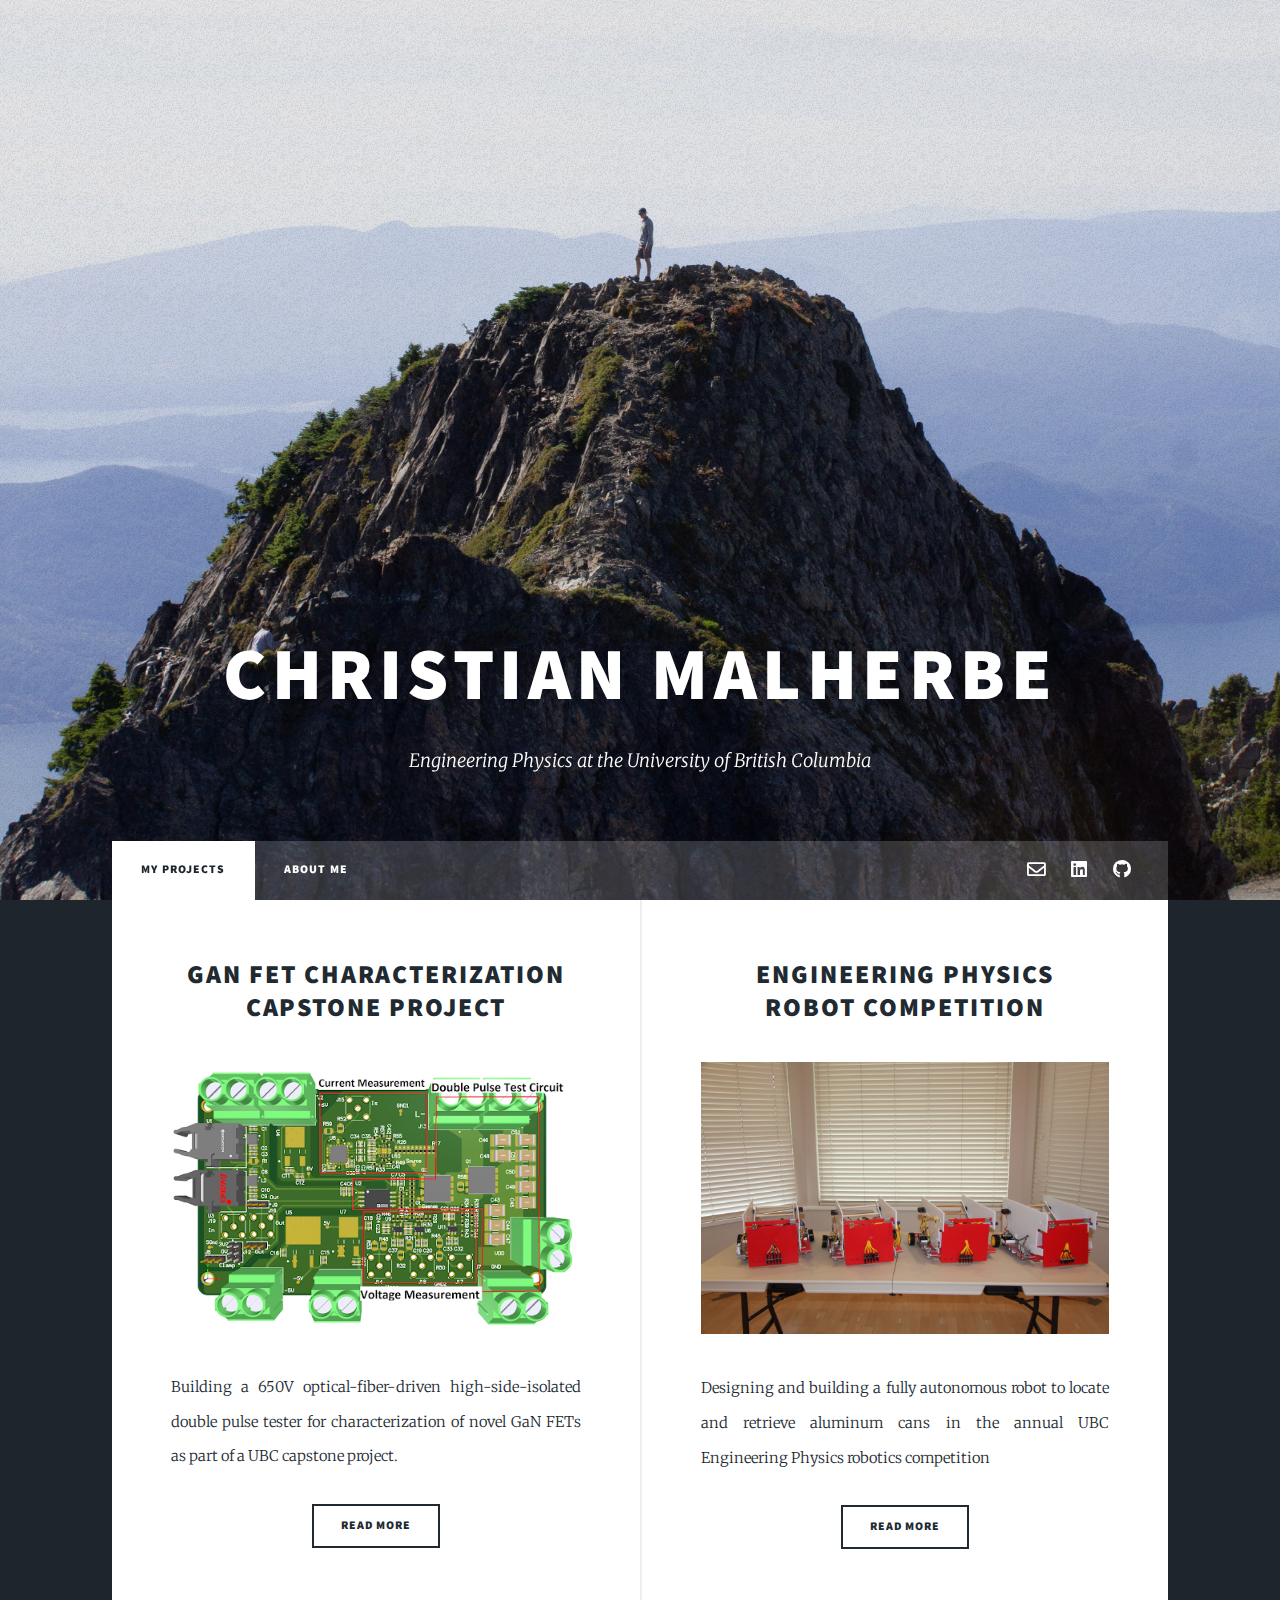
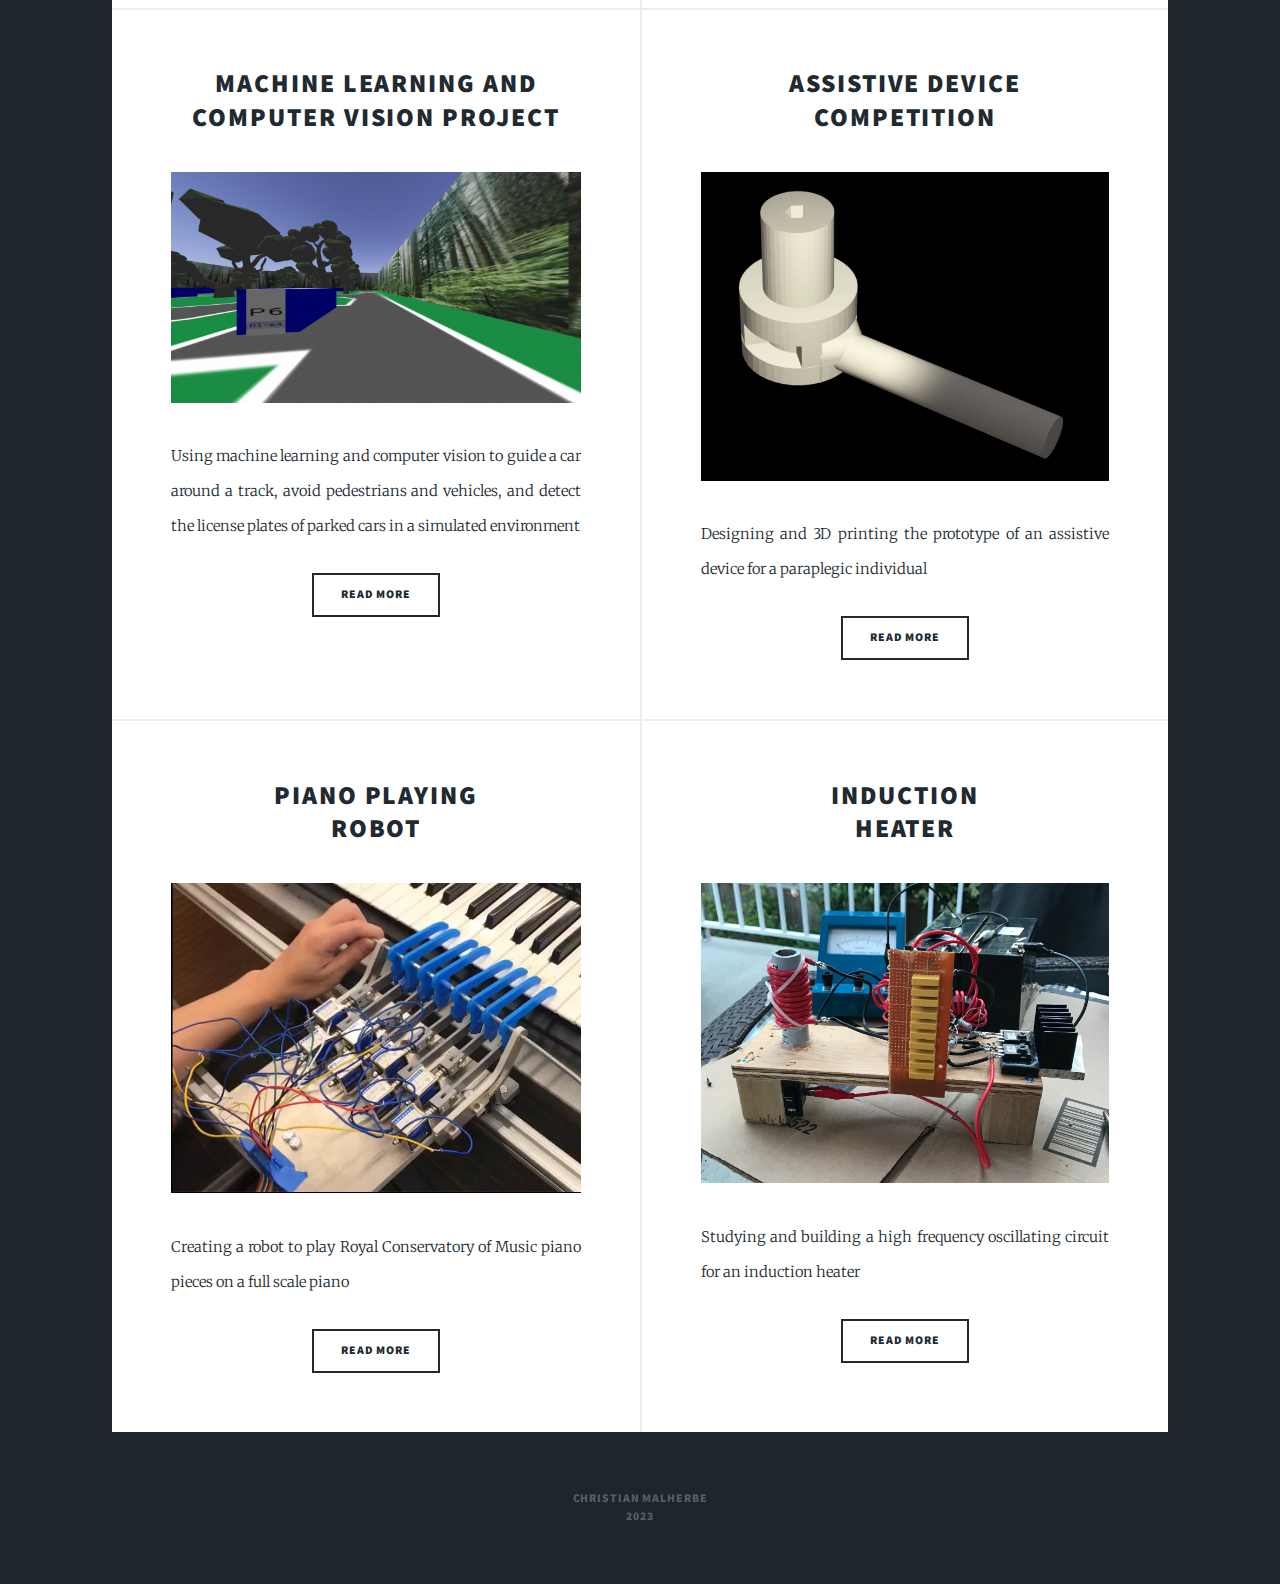
<file: index.html>
<!DOCTYPE HTML>
<!--
	Christian Malherbe's personal portfolio
-->
<html>
	<head>
		<title>Christian Malherbe</title>
		<meta charset="utf-8" />
		<meta name="viewport" content="width=device-width, initial-scale=1, user-scalable=no" />
		<link rel="stylesheet" href="assets/css/main.css" />
		<noscript><link rel="stylesheet" href="assets/css/noscript.css" /></noscript>
	</head>
	<body class="is-preload">

		<!-- Wrapper -->
			<div id="wrapper" class="fade-in">

				<!-- Intro -->
					<div id="intro">
						<h1>Christian Malherbe</h1>

						<p>Engineering Physics at the University of British Columbia</p>
						
					</div>

				<!-- Nav -->
					<nav id="nav">
						<ul class="links">
							<li class="active"><a href="index.html">My Projects</a></li>
							<li><a href="about.html">About Me</a></li>
							
						</ul>
						<ul class="icons">

							<li><a href="mailto: christian.david.malherbe@gmail.com" target="_blank" class="icon fa-envelope"><span class="label"></span></a></li>
							<li><a href="https://www.linkedin.com/in/christianmalherbe/" target="_blank" class="icon brands fa-linkedin"><span class="label">linkedin</span></a></li>
							<li><a href="https://github.com/ChristianMalherbe" target="_blank" class="icon brands fa-github"><span class="label">GitHub</span></a></li>
						</ul>
					</nav>

				<!-- Main -->
					<div id="main">

						<!-- Posts -->
							<section class="posts">
								<article>
									<header>
										<h2><a href="ENPH 459.html">GaN FET Characterization<br />
										Capstone Project</a></h2>
									</header>
									<a href="ENPH 459.html" class="image fit"><img src="images/DPT PCB Model.png" alt="" /></a>
									<p> Building a 650V optical-fiber-driven high-side-isolated double pulse tester for characterization of novel GaN FETs as part of a UBC capstone project.</p>
									<ul class="actions special">
										<li><a href="ENPH 459.html" class="button">Read more</a></li>
									</ul>
								</article>
								<article>
									<header>
										<h2><a href="Robot.html">Engineering Physics<br />
										Robot Competition</a></h2>
									</header>
									<a href="Robot.html" class="image fit"><img src="images/Robots.jpg" alt="" /></a>
									<p>Designing and building a fully autonomous robot to locate and retrieve aluminum cans in the annual UBC Engineering Physics robotics competition</p>
									<ul class="actions special">
										<li><a href="Robot.html" class="button">Read more</a></li>
									</ul>
								</article>
								<article>
									<header>
										<h2><a href="ENPH 353.html">Machine Learning and<br />
										Computer Vision Project</a></h2>
									</header>
									<a href="ENPH 353.html" class="image fit"><img src="images/road.jpg" alt="" /></a>
									<p>Using machine learning and computer vision to guide a car around a track, avoid pedestrians and vehicles, and detect the license plates of parked cars in a simulated environment</p>
									<ul class="actions special">
										<li><a href="ENPH 353.html" class="button">Read More</a></li>
									</ul>
								</article>
								<article>
									<header>
										
										<h2><a href="Assistive Device.html">Assistive Device<br />
										Competition</a></h2>
									</header>
									<a href="Assistive Device.html" class="image fit"><img src="images/Rod.png" alt="" /></a>
									<p>Designing and 3D printing the prototype of an assistive device for a paraplegic individual</p>
									<ul class="actions special">
										<li><a href="Assistive Device.html" class="button">Read More</a></li>
									</ul>
								</article>

								<article>
									<header>
										<h2><a href="PianoBot.html">Piano Playing<br />
										Robot</a></h2>
									</header>
									<a href="PianoBot.html" class="image fit"><img src="images/Pianobot.jpg" alt="" /></a>
									<p>Creating a robot to play Royal Conservatory of Music piano pieces on a full scale piano</p>
									<ul class="actions special">
										<li><a href="PianoBot.html" class="button">Read More</a></li>
									</ul>
								</article>

								<article>
									<header>
										<h2><a href="Induction Heater.html">Induction<br />
										Heater</a></h2>
									</header>
									<a href="Induction Heater.html" class="image fit"><img src="images/Heater.jpg" alt="" /></a>
									<p>Studying and building a high frequency oscillating circuit for an induction heater</p>
									<ul class="actions special">
										<li><a href="Induction Heater.html" class="button">Read More</a></li>
									</ul>
								</article>
								
								
							</section>
					</div>

				

				<!-- Name -->
				<div id="copyright">
					Christian Malherbe <br>
					2023
				</div>

				

			</div>

		<!-- Scripts -->
			<script src="assets/js/jquery.min.js"></script>
			<script src="assets/js/jquery.scrollex.min.js"></script>
			<script src="assets/js/jquery.scrolly.min.js"></script>
			<script src="assets/js/browser.min.js"></script>
			<script src="assets/js/breakpoints.min.js"></script>
			<script src="assets/js/util.js"></script>
			<script src="assets/js/main.js"></script>

	</body>
</html>
</file>
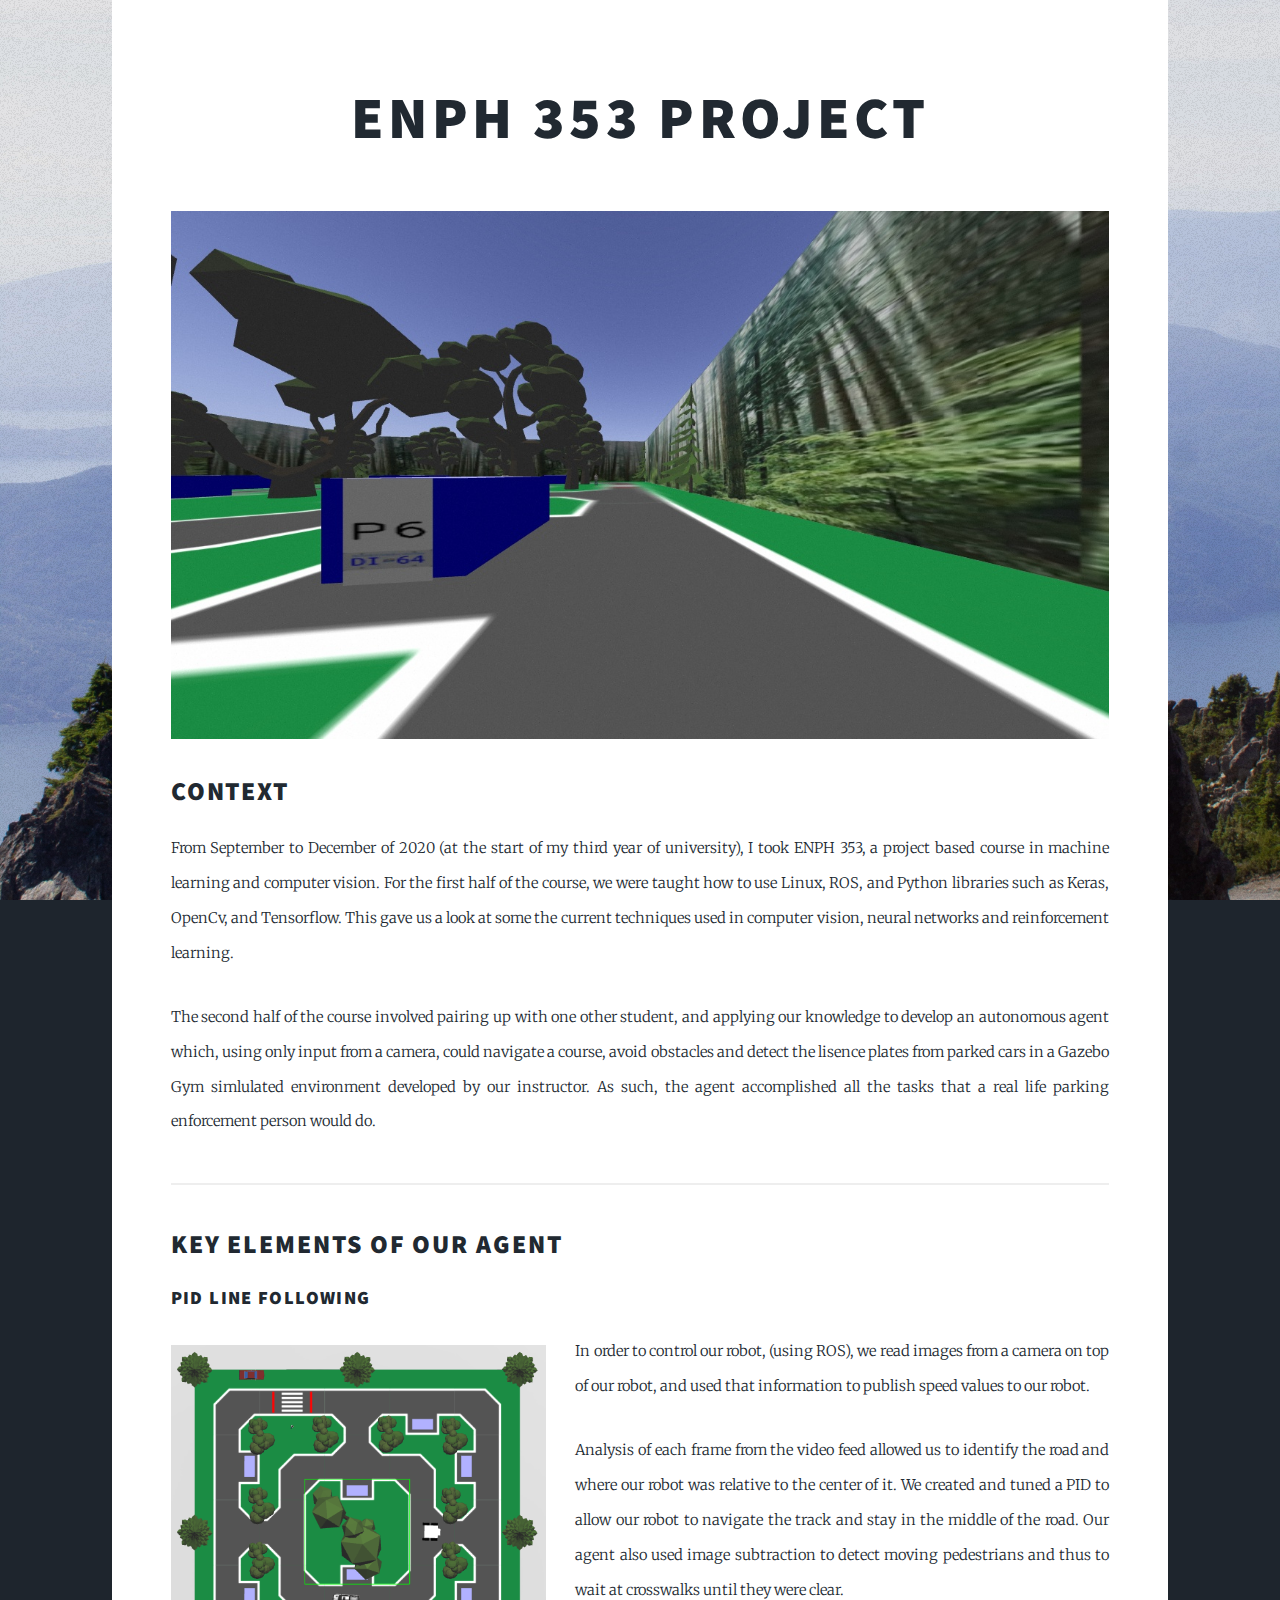
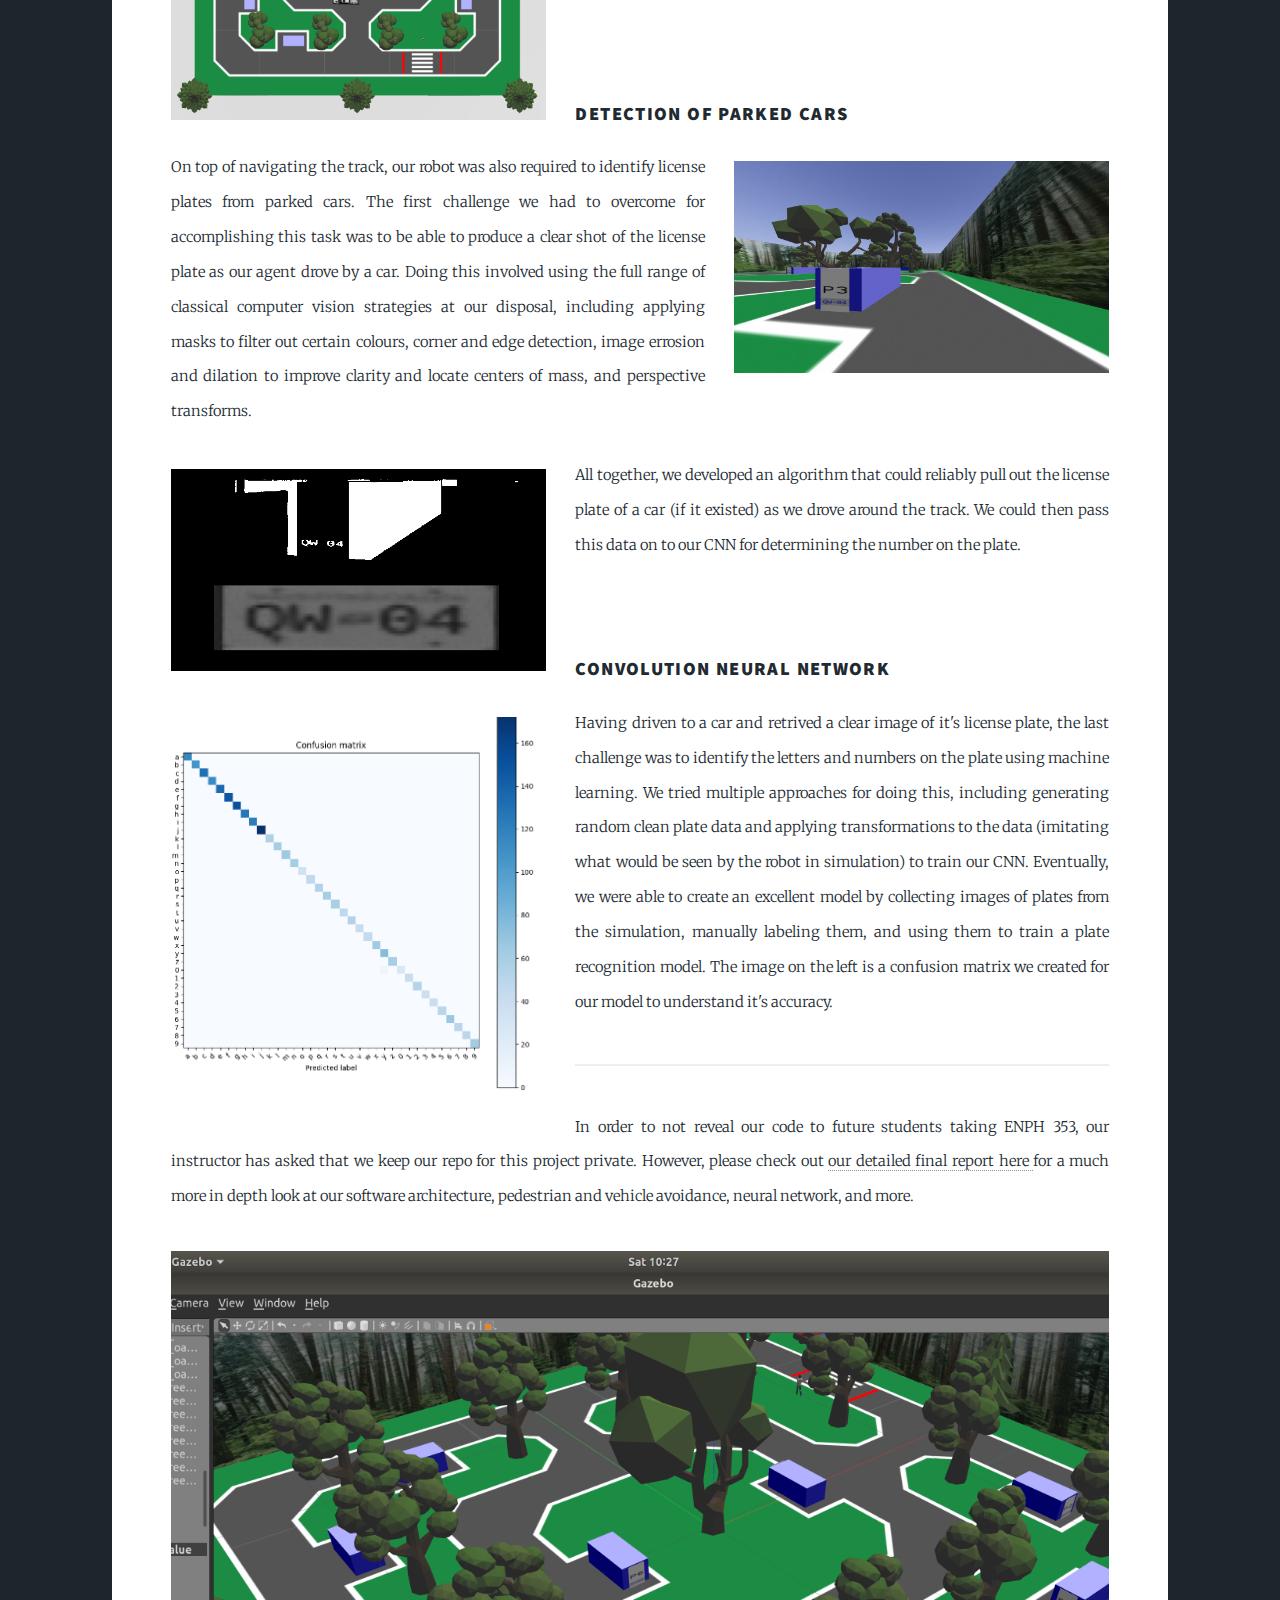
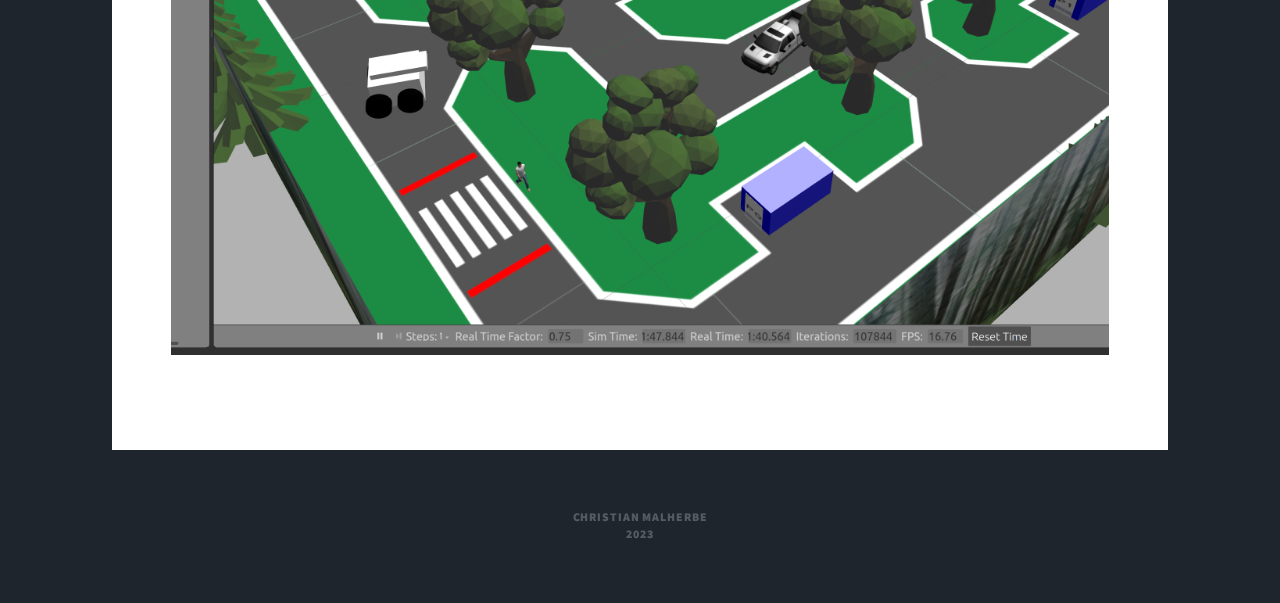
<file: ENPH 353.html>
<!DOCTYPE HTML>
<!--
	ENPH 353 Machine Learning and Computer Vision Project course
-->
<html>
	<head>
		<title>ENPH 353</title>
		<meta charset="utf-8" />
		<meta name="viewport" content="width=device-width, initial-scale=1, user-scalable=no" />
		<link rel="stylesheet" href="assets/css/main.css" />
		<noscript><link rel="stylesheet" href="assets/css/noscript.css" /></noscript>
	</head>
	<body class="is-preload">

		<!-- Wrapper -->
			<div id="wrapper">

				

				<!-- Main -->
					<div id="main">

						<!-- Post -->
							<section class="post">
								<header class="major">
									<h1>ENPH 353 Project</h1>
								</header>
								<div class="image fit"><img src="images/road.jpg" alt="" /></div>



								<!-- Context -->
									<h2>Context</h2>
									<p>From September to December of 2020 (at the start of my third year of university), I took ENPH 353, a project based course in machine learning and computer vision. For the first half of the course, we were taught how to use Linux, ROS, and Python libraries such as Keras, OpenCv, and Tensorflow. This gave us a look at some the current techniques used in computer vision, neural networks and reinforcement learning.</p>
									<p>The second half of the course involved pairing up with one other student, and applying our knowledge to develop an autonomous agent which, using only input from a camera, could navigate a course, avoid obstacles and detect the lisence plates from parked cars in a Gazebo Gym simlulated environment developed by our instructor. As such, the agent accomplished all the tasks that a real life parking enforcement person would do. </p>
									<p></p>
									<hr />

								<!-- Key elements -->
									<h2>Key elements of our agent</h2>
									

									<h3>PID Line Following</h3>
									<p><span class="image left"><img src="images/353.png" alt="" /></span> In order to control our robot, (using ROS), we read images from a camera on top of our robot, and used that information to publish speed values to our robot. </p>
									<p>Analysis of each frame from the video feed allowed us to identify the road and where our robot was relative to the center of it. We created and tuned a PID to allow our robot to navigate the track and stay in the middle of the road. Our agent also used image subtraction to detect moving pedestrians and thus to wait at crosswalks until they were clear. <br/></p>
									<p><br/></p>
									
									<h3>Detection of parked cars</h3>
									<p><span class="image right"><img src="images/Car.jpg" alt="" /></span>On top of navigating the track, our robot was also required to identify license plates from parked cars. The first challenge we had to overcome for accomplishing this task was to be able to produce a clear shot of the license plate as our agent drove by a car. Doing this involved using the full range of classical computer vision strategies at our disposal, including applying masks to filter out certain colours, corner and edge detection, image errosion and dilation to improve clarity and locate centers of mass, and perspective transforms.  </p>
									
									<p><span class="image left"><img src="images/Masked with Plate.png" alt="" /></span> All together, we developed an algorithm that could reliably pull out the license plate of a car (if it existed) as we drove around the track. We could then pass this data on to our CNN for determining the number on the plate.</p>
									<p><br/></p>
									<h3>Convolution neural network</h3>
									<p><span class="image left"><img src="images/confusion_matrix.png" alt="" /></span> Having driven to a car and retrived a clear image of it's license plate, the last challenge was to identify the letters and numbers on the plate using machine learning. We tried multiple approaches for doing this, including generating random clean plate data and applying transformations to the data (imitating what would be seen by the robot in simulation) to train our CNN. Eventually, we were able to create an excellent model by collecting images of plates from the simulation, manually labeling them, and using them to train a plate recognition model. The image on the left is a confusion matrix we created for our model to understand it's accuracy. </p>
									
									<hr />

									<p>In order to not reveal our code to future students taking ENPH 353, our instructor has asked that we keep our repo for this project private. However, please check out  <a href="ENPH353 Final Report.pdf" target="_blank"> our detailed final report here </a> for a much more in depth look at our software architecture, pedestrian and vehicle avoidance, neural network, and more.</p>

									<div class="image fit"><img src="images/353_corner_view.png" alt="" /></div>
									
							</section>

					</div>

				

				<!-- Copyright -->
					<div id="copyright">
						Christian Malherbe <br>
						2023
					</div>

			</div>

		<!-- Scripts -->
			<script src="assets/js/jquery.min.js"></script>
			<script src="assets/js/jquery.scrollex.min.js"></script>
			<script src="assets/js/jquery.scrolly.min.js"></script>
			<script src="assets/js/browser.min.js"></script>
			<script src="assets/js/breakpoints.min.js"></script>
			<script src="assets/js/util.js"></script>
			<script src="assets/js/main.js"></script>

	</body>
</html>
</file>
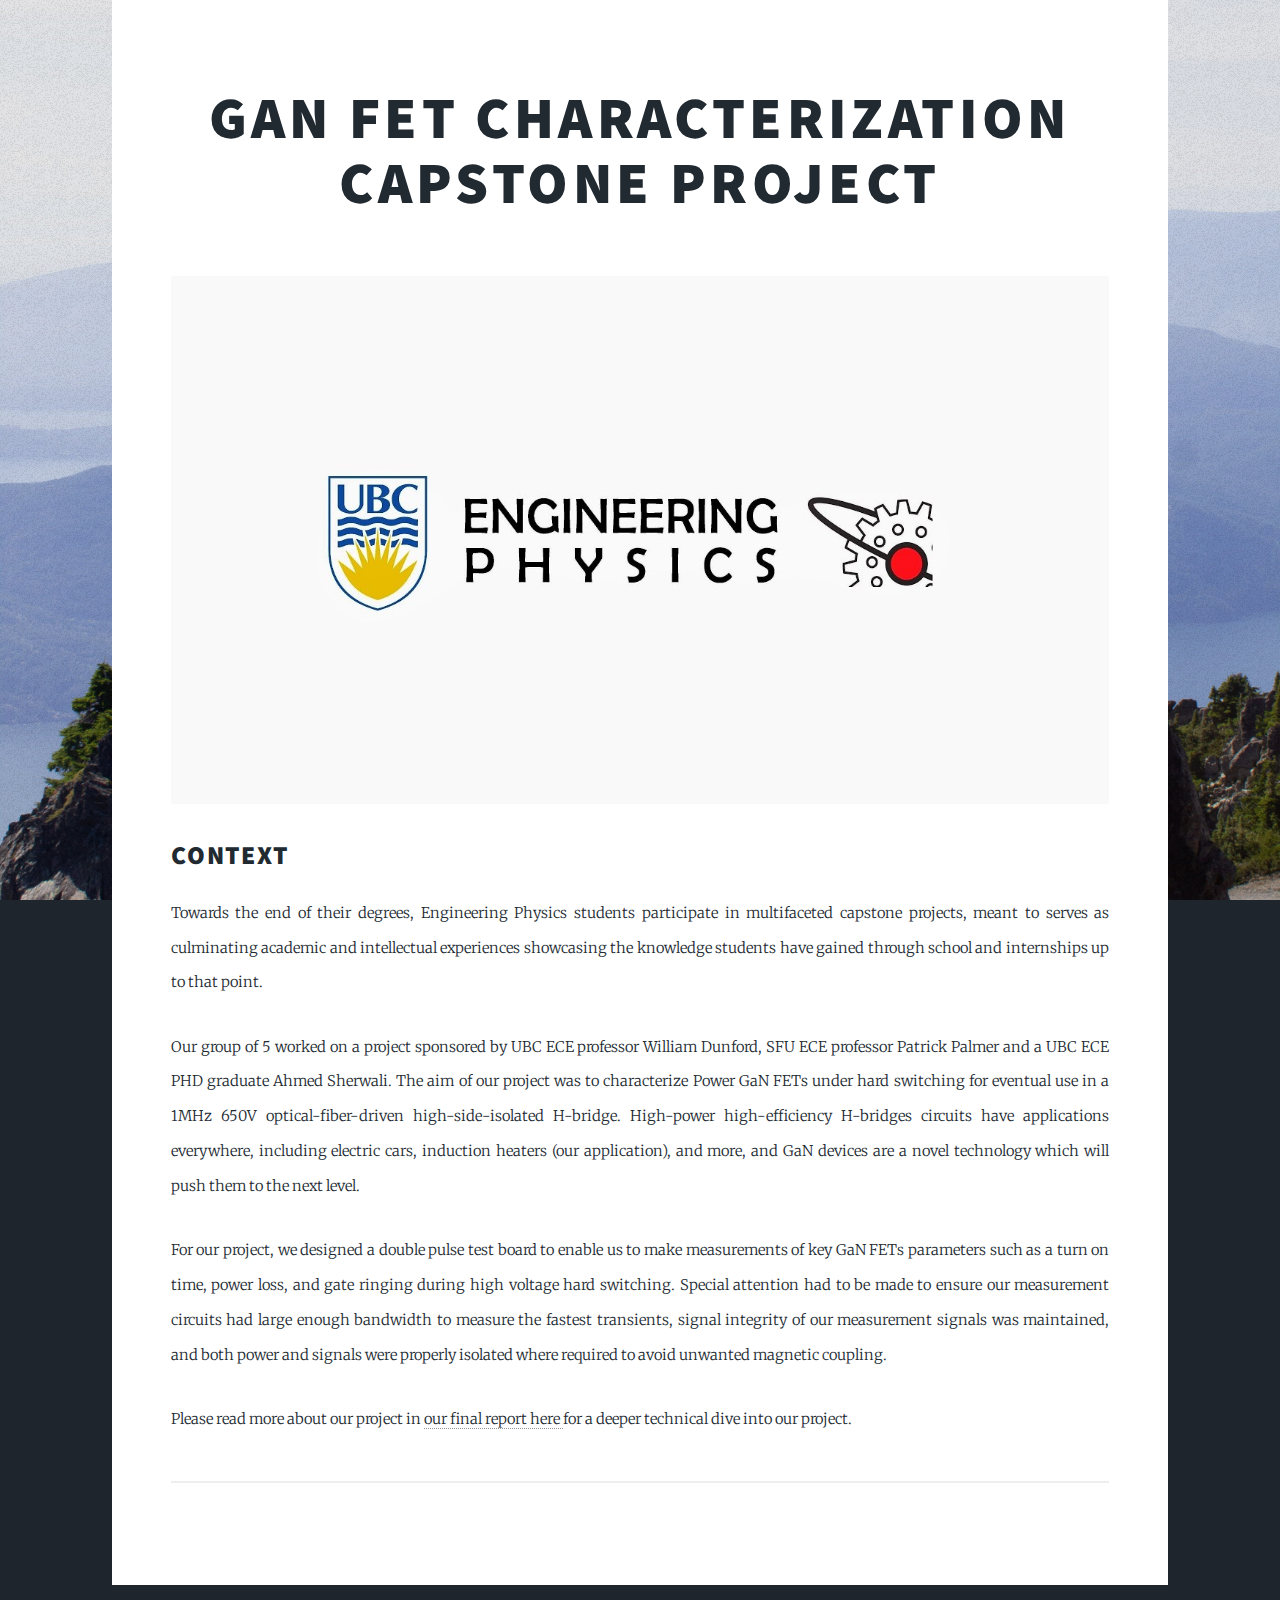
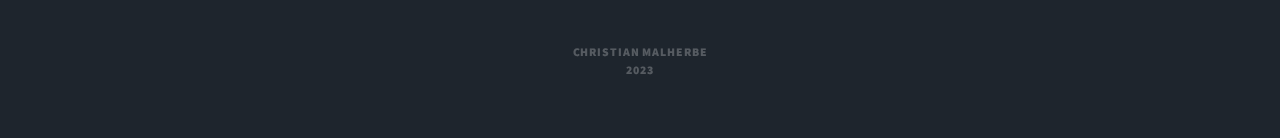
<file: ENPH 459.html>
<!DOCTYPE HTML>
<!--
	Engineering Phyics Robot
-->
<html>
	<head>
		<title>ENPH 459 GaN capstone project</title>
		<meta charset="utf-8" />
		<meta name="viewport" content="width=device-width, initial-scale=1, user-scalable=no" />
		<link rel="stylesheet" href="assets/css/main.css" />
		<noscript><link rel="stylesheet" href="assets/css/noscript.css" /></noscript>
	</head>
	<body class="is-preload">

		<!-- Wrapper -->
			<div id="wrapper">

				

				<!-- Main -->
					<div id="main">

						<!-- Post -->
							<section class="post">
								<header class="major">
									<h1>GaN FET Characterization<br />
									Capstone Project</h1>
								</header>
								<div class="image fit"><img src="images/UBC ENPH.jpg" alt="" /></div>



								<!-- Context -->
									<h2>Context</h2>
									<p> Towards the end of their degrees, Engineering Physics students participate in multifaceted capstone projects, meant to serves as culminating academic and intellectual experiences showcasing the knowledge students have gained through school and internships up to that point.</p>
									<p> Our group of 5 worked on a project sponsored by UBC ECE professor William Dunford, SFU ECE professor Patrick Palmer and a UBC ECE PHD graduate Ahmed Sherwali. The aim of our project was to characterize Power GaN FETs under hard switching for eventual use in a 1MHz 650V optical-fiber-driven high-side-isolated H-bridge. High-power high-efficiency H-bridges circuits have applications everywhere, including electric cars, induction heaters (our application), and more, and GaN devices are a novel technology which will push them to the next level.  </p>
									<p> For our project, we designed a double pulse test board to enable us to make measurements of key GaN FETs parameters such as a turn on time, power loss, and gate ringing during high voltage hard switching. Special attention had to be made to ensure our measurement circuits had large enough bandwidth to measure the fastest transients, signal integrity of our measurement signals was maintained, and both power and signals were properly isolated where required to avoid unwanted magnetic coupling.</p>
									<p> Please read more about our project in  <a href="459 Report.pdf" target="_blank"> our  final report here </a> for a deeper technical dive into our project.</p>
									<hr />

								

					</div>

				

				<!-- Copyright -->
					<div id="copyright">
						Christian Malherbe <br>
						2023
					</div>

			</div>

		<!-- Scripts -->
			<script src="assets/js/jquery.min.js"></script>
			<script src="assets/js/jquery.scrollex.min.js"></script>
			<script src="assets/js/jquery.scrolly.min.js"></script>
			<script src="assets/js/browser.min.js"></script>
			<script src="assets/js/breakpoints.min.js"></script>
			<script src="assets/js/util.js"></script>
			<script src="assets/js/main.js"></script>

	</body>
</html>
</file>
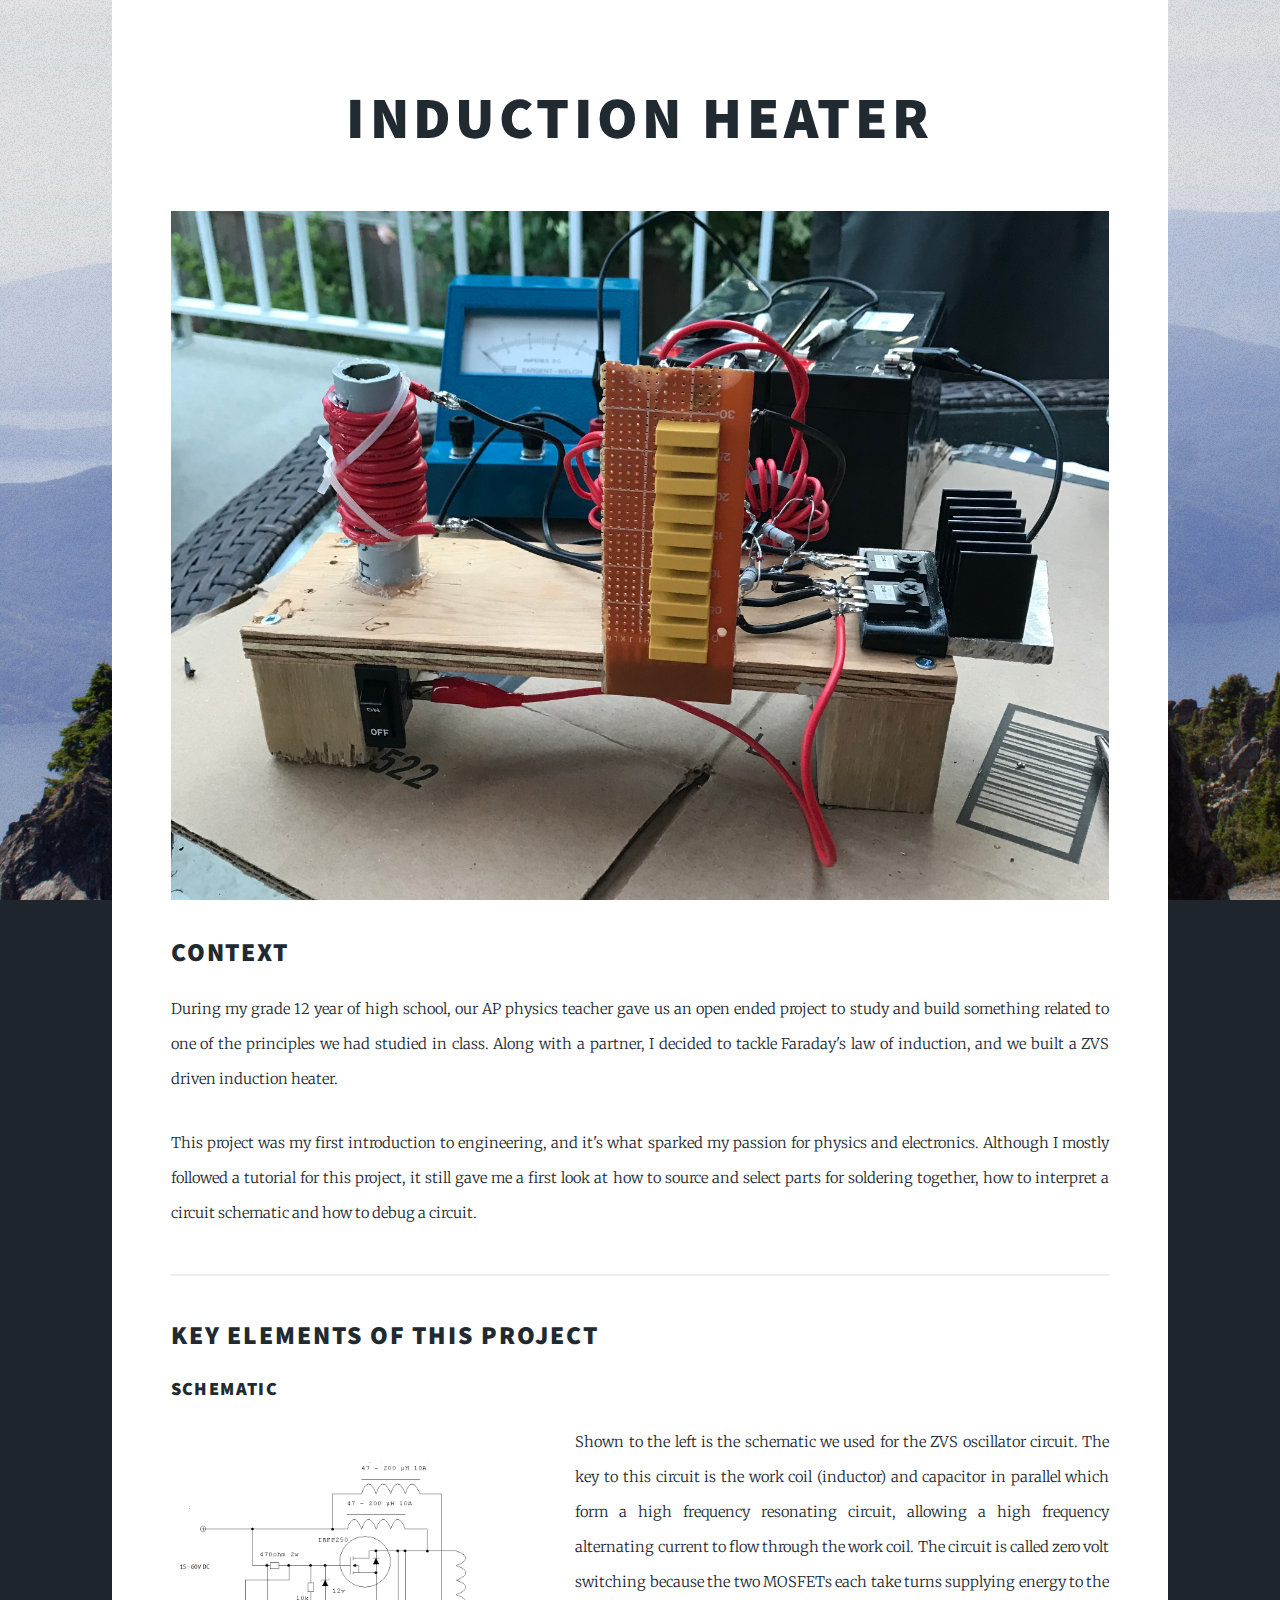
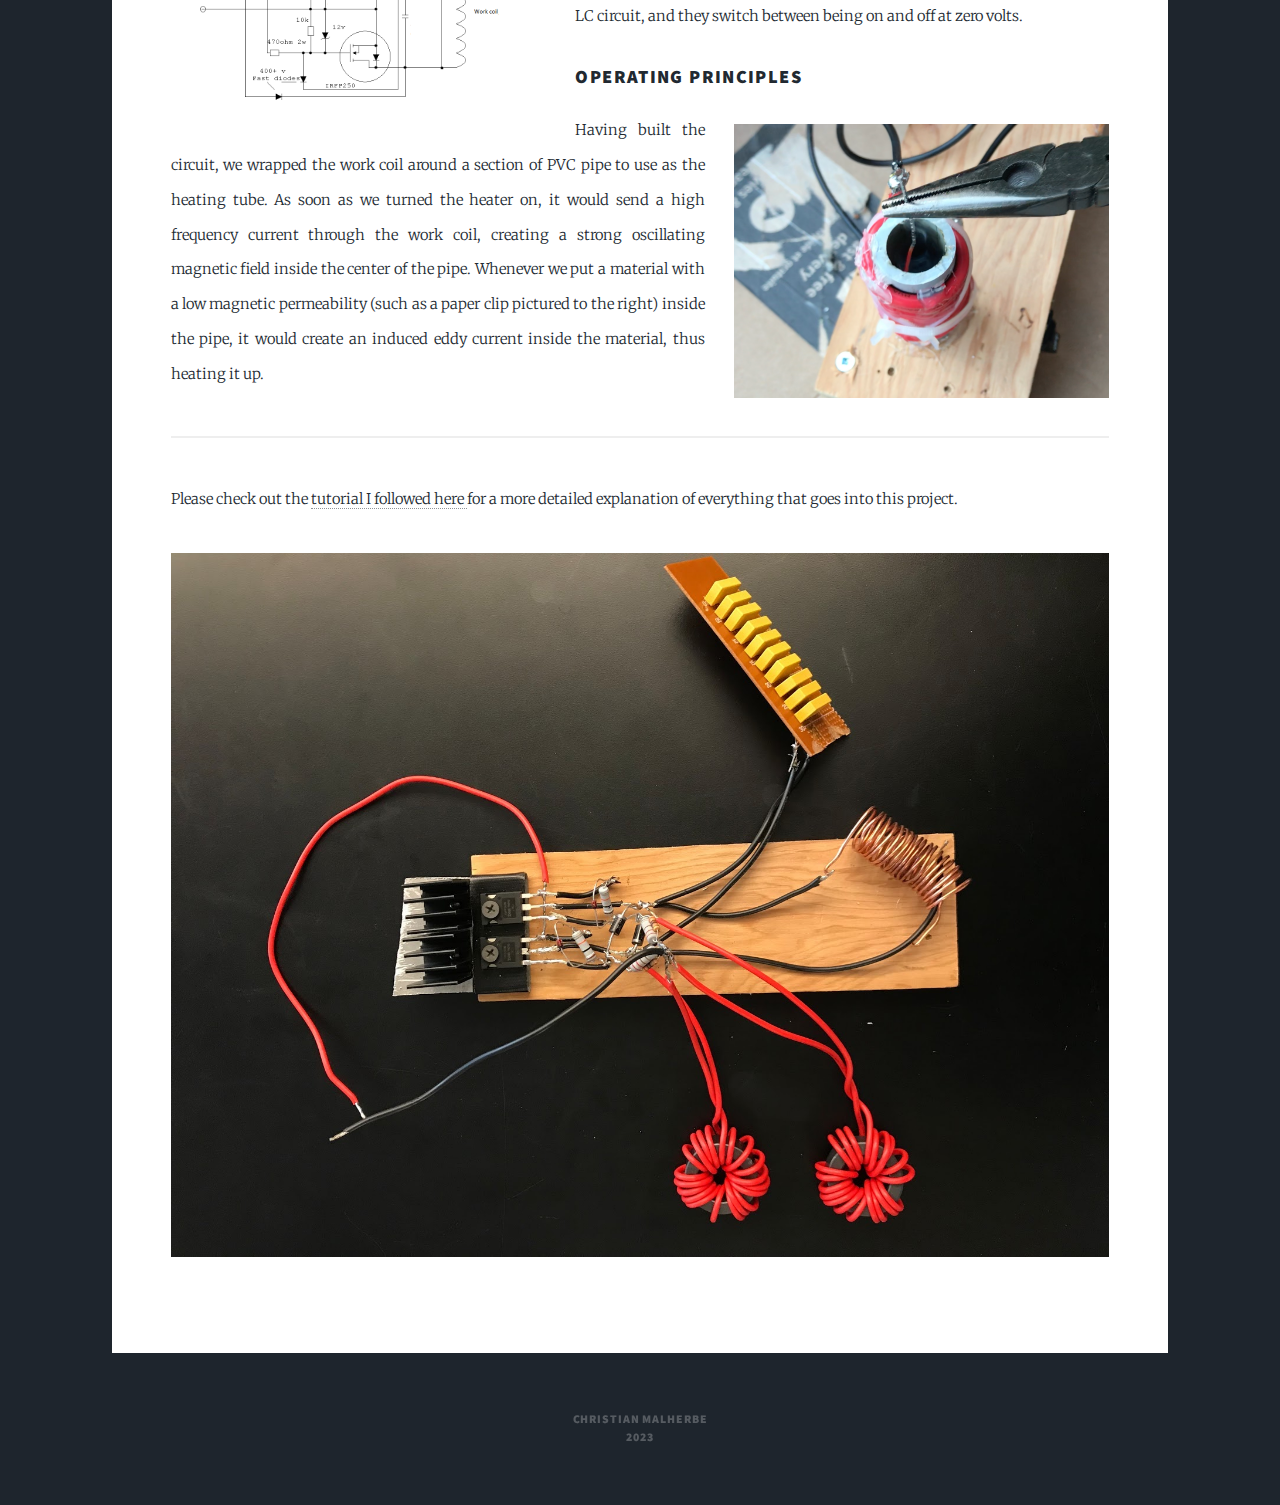
<file: Induction Heater.html>
<!DOCTYPE HTML>
<!--
	Induction heater project
-->
<html>
	<head>
		<title>Induction Heater</title>
		<meta charset="utf-8" />
		<meta name="viewport" content="width=device-width, initial-scale=1, user-scalable=no" />
		<link rel="stylesheet" href="assets/css/main.css" />
		<noscript><link rel="stylesheet" href="assets/css/noscript.css" /></noscript>
	</head>
	<body class="is-preload">

		<!-- Wrapper -->
			<div id="wrapper">

				

				<!-- Main -->
					<div id="main">

						<!-- Post -->
							<section class="post">
								<header class="major">
									<h1>Induction Heater</h1>
								</header>
								<div class="image fit"><img src="images/Heater.jpg" alt="" /></div>



								<!-- Context -->
									<h2>Context</h2>
									<p>During my grade 12 year of high school, our AP physics teacher gave us an open ended project to study and build something related to one of the principles we had studied in class. Along with a partner, I decided to tackle Faraday's law of induction, and we built a ZVS driven induction heater. </p>
									<p>This project was my first introduction to engineering, and it's what sparked my passion for physics and electronics. Although I mostly followed a tutorial for this project, it still gave me a first look at how to source and select parts for soldering together, how to interpret a circuit schematic and how to debug a circuit.</p>
									<p></p>
									<hr />

								<!-- Key elements -->
									<h2>Key elements of this project</h2>
									

									<h3>schematic</h3>
									<p><span class="image left"><img src="images/Circuit Diagram Unannotated copy.png" alt="" /></span> Shown to the left is the schematic we used for the ZVS oscillator circuit. The key to this circuit is the work coil (inductor) and capacitor in parallel which form a high frequency resonating circuit, allowing a high frequency alternating current to flow through the work coil. The circuit is called zero volt switching because the two MOSFETs each take turns supplying energy to the LC circuit, and they switch between being on and off at zero volts.  </p>
									
									<h3>Operating principles</h3>
									<p><span class="image right"><img src="images/Work Coil.png" alt="" /></span>Having built the circuit, we wrapped the work coil around a section of PVC pipe to use as the heating tube. As soon as we turned the heater on, it would send a high frequency current through the work coil, creating a strong oscillating magnetic field inside the center of the pipe. Whenever we put a material with a low magnetic permeability (such as a paper clip pictured to the right) inside the pipe, it would create an induced eddy current inside the material, thus heating it up.</p>
									
									
									
									<hr />

									<p>Please check out the <a href="https://www.instructables.com/DIY-Induction-Heater/" target="_blank"> tutorial I followed here </a> for a more detailed explanation of everything that goes into this project. </p>

									<div class="image fit"><img src="images/Heater Alternate.JPG" alt="" /></div>
									
							</section>

					</div>

				

				<!-- Copyright -->
					<div id="copyright">
						Christian Malherbe <br>
						2023
					</div>

			</div>

		<!-- Scripts -->
			<script src="assets/js/jquery.min.js"></script>
			<script src="assets/js/jquery.scrollex.min.js"></script>
			<script src="assets/js/jquery.scrolly.min.js"></script>
			<script src="assets/js/browser.min.js"></script>
			<script src="assets/js/breakpoints.min.js"></script>
			<script src="assets/js/util.js"></script>
			<script src="assets/js/main.js"></script>

	</body>
</html>
</file>
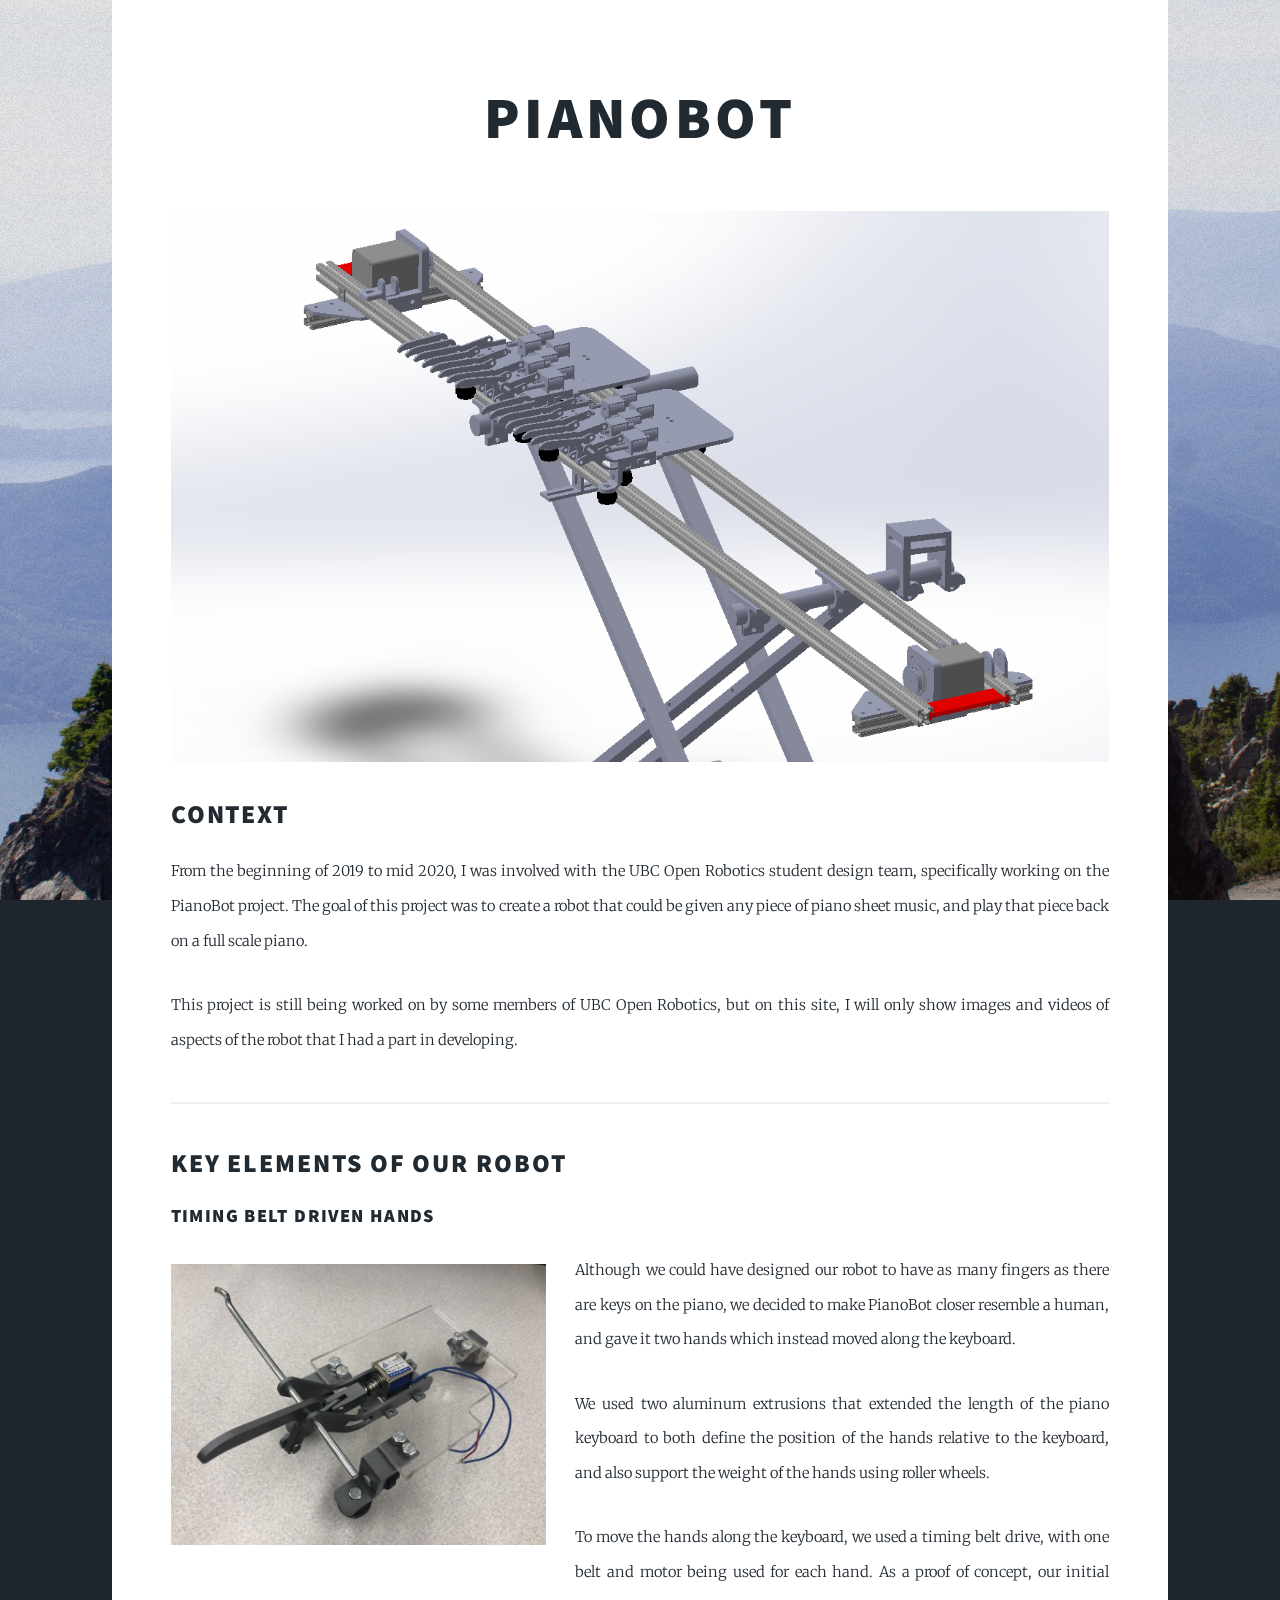
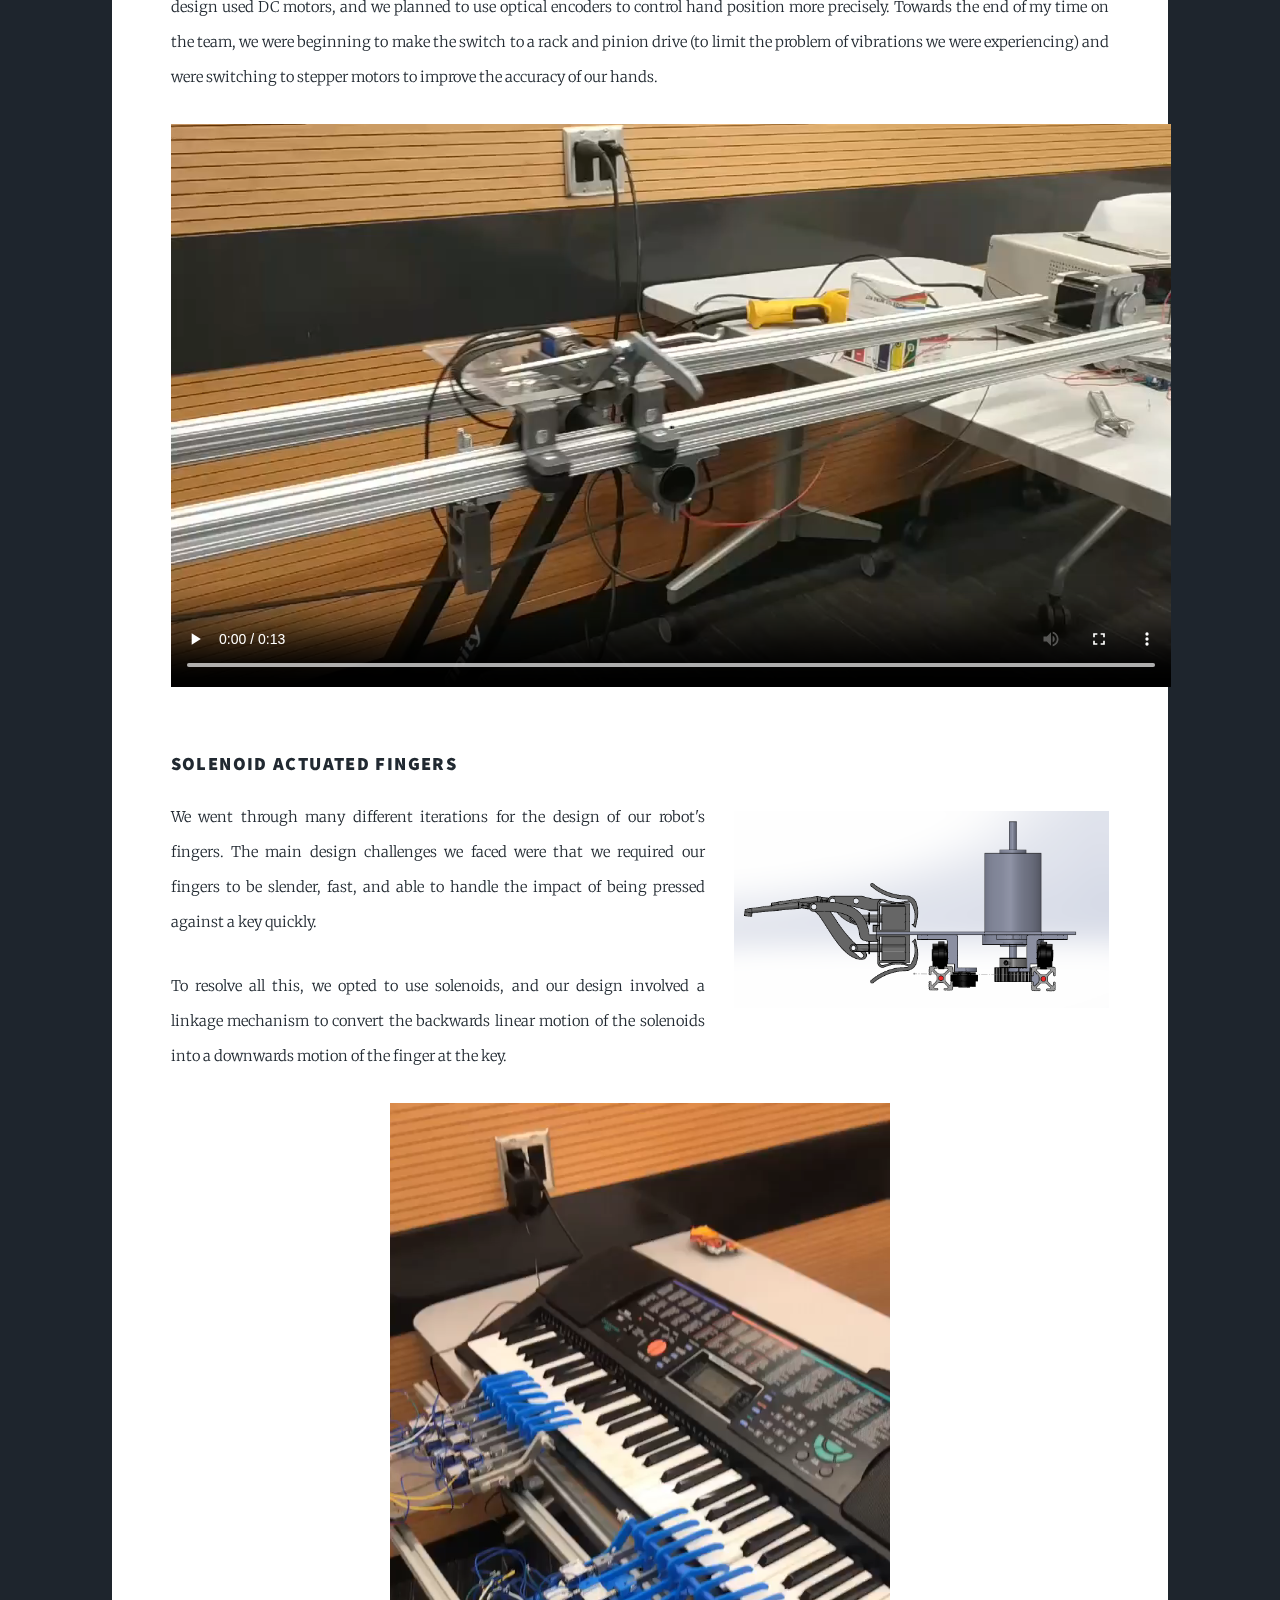
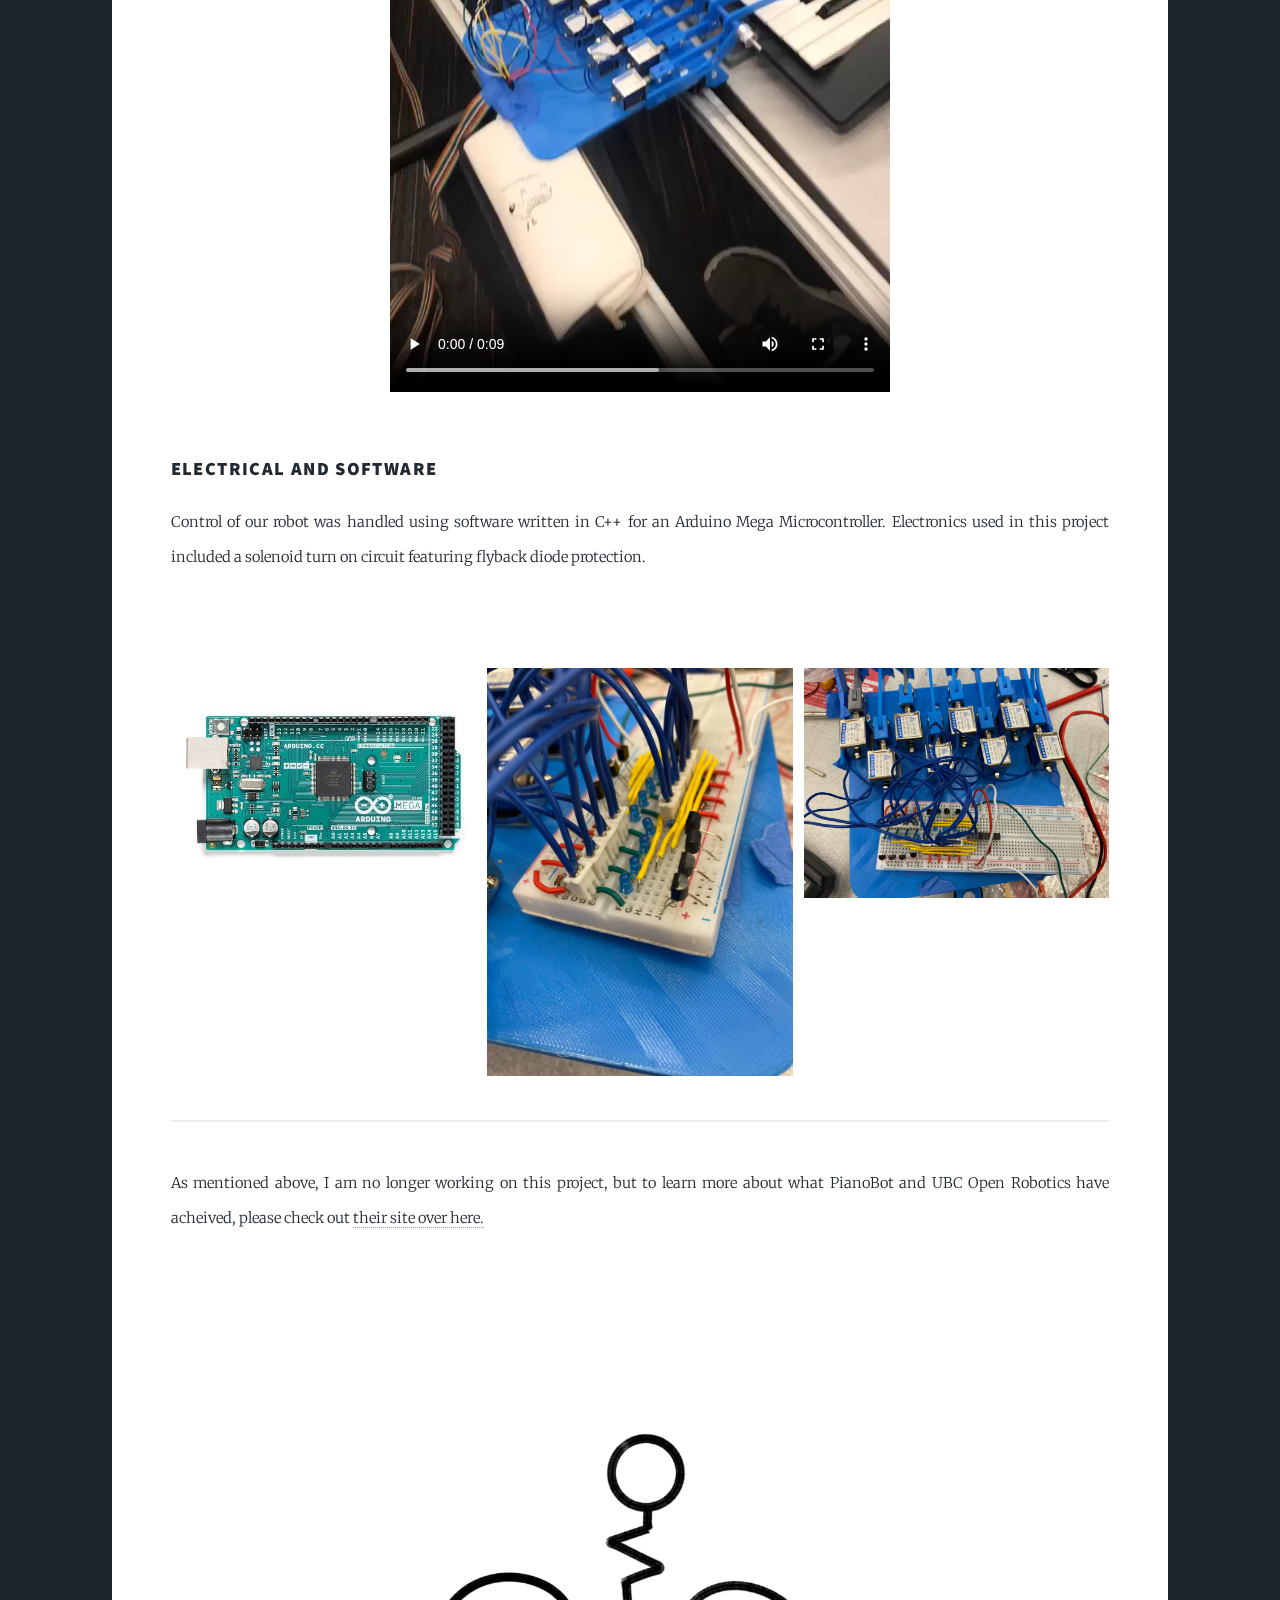
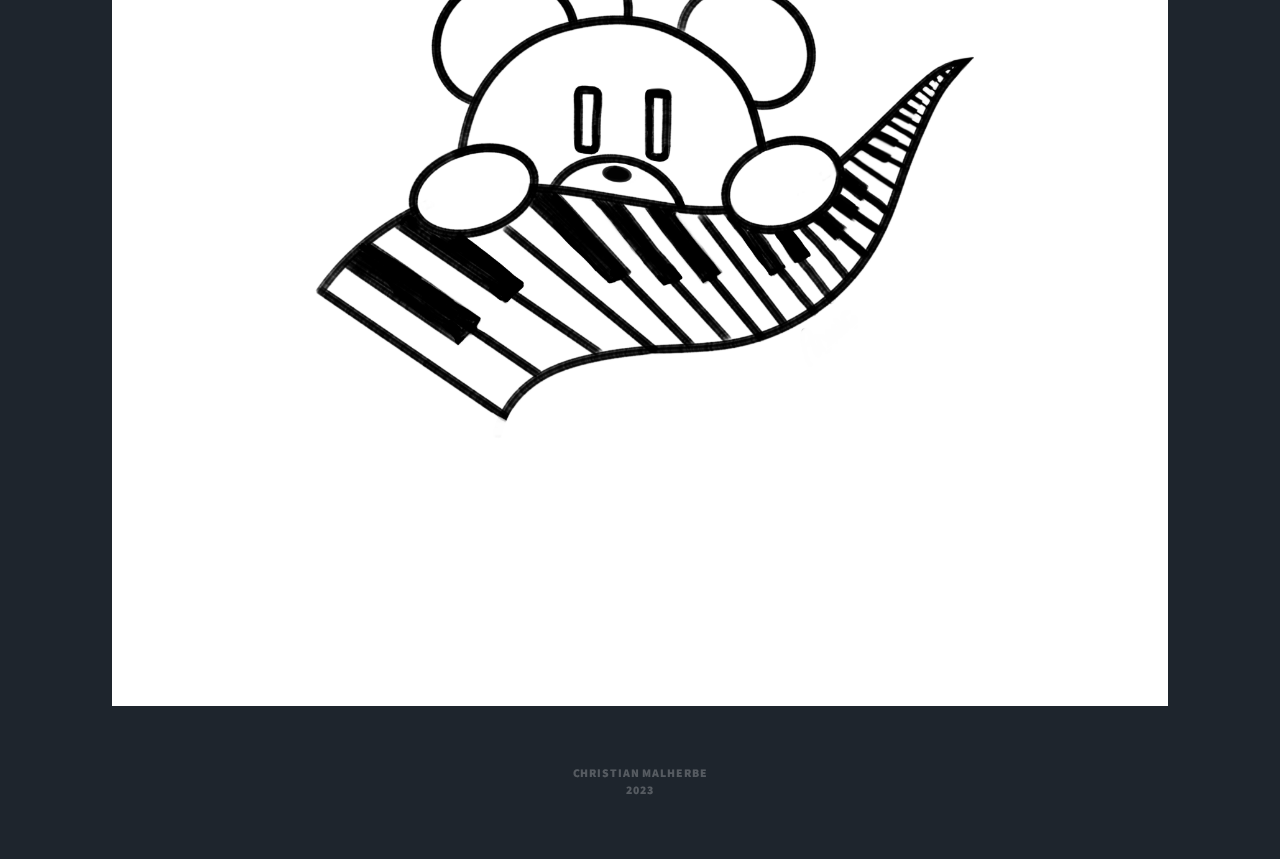
<file: PianoBot.html>
<!DOCTYPE HTML>
<!--
	UBC Open robotics PianoBot Project
-->
<html>
	<head>
		<title>PianoBot</title>
		<meta charset="utf-8" />
		<meta name="viewport" content="width=device-width, initial-scale=1, user-scalable=no" />
		<link rel="stylesheet" href="assets/css/main.css" />
		<noscript><link rel="stylesheet" href="assets/css/noscript.css" /></noscript>
	</head>
	<body class="is-preload">

		<!-- Wrapper -->
			<div id="wrapper">

				

				<!-- Main -->
					<div id="main">

						<!-- Post -->
							<section class="post">
								<header class="major">
									<h1>PianoBot</h1>
								</header>
								<div class="image fit"><img src="images/CAD.png" alt="" /></div>



								<!-- Context -->
									<h2>Context</h2>
									<p>From the beginning of 2019 to mid 2020, I was involved with the UBC Open Robotics student design team, specifically working on the PianoBot project. The goal of this project was to create a robot that could be given any piece of piano sheet music, and play that piece back on a full scale piano.</p>
									<p>This project is still being worked on by some members of UBC Open Robotics, but on this site, I will only show images and videos of aspects of the robot that I had a part in developing. </p>
									<p></p>
									<hr />

								<!-- Key elements -->
									<h2>Key elements of our robot</h2>
									

									<h3>Timing belt driven hands</h3>
									<p><span class="image left"><img src="images/Single Finger.jpg" alt="" /></span> Although we could have designed our robot to have as many fingers as there are keys on the piano, we decided to make PianoBot closer resemble a human, and gave it two hands which instead moved along the keyboard.</p>
									<p>We used two aluminum extrusions that extended the length of the piano keyboard to both define the position of the hands relative to the keyboard, and also support the weight of the hands using roller wheels.<br/></p>
									<p>To move the hands along the keyboard, we used a timing belt drive, with one belt and motor being used for each hand. As a proof of concept, our initial design used DC motors, and we planned to use optical encoders to control hand position more precisely. Towards the end of my time on the team, we were beginning to make the switch to a rack and pinion drive (to limit the problem of vibrations we were experiencing) and were switching to stepper motors to improve the accuracy of our hands.<br/></p>
									<video style="display:block; margin: 0 auto; width: 1000px" controls>
										<source src="images/Belt Drive.mp4" type="video/mp4">
										Your browser does not support the video tag.
									</video>
									<p><br/></p>
									
									<h3>Solenoid actuated fingers</h3>
									<p><span class="image right"><img src="images/SideView new.png" alt="" /></span> We went through many different iterations for the design of our robot's fingers. The main design challenges we faced were that we required our fingers to be slender, fast, and able to handle the impact of being pressed against a key quickly. </p>
									
									<p>To resolve all this, we opted to use solenoids, and our design involved a linkage mechanism to convert the backwards linear motion of the solenoids into a downwards motion of the finger at the key. <br/></p>
									<video style="display:block; margin: 0 auto; width: 500px" controls>
										<source src="images/London Bridge copy.mp4" type="video/mp4">
										Your browser does not support the video tag.
									</video>
									<p><br/></p>
									<h3>Electrical and Software</h3>


									<p>Control of our robot was handled using software written in C++ for an Arduino Mega Microcontroller. Electronics used in this project included a solenoid turn on circuit featuring flyback diode protection.  </p>
									<p><br/></p>

									<div class="box alt">
										<div class="row gtr-50 gtr-uniform">
											<div class="col-4"><span class="image fit"><img src="images/Arduino Mega.jpg" alt="" /></span></div>
											<div class="col-4"><span class="image fit"><img src="images/Breadboard.JPG" alt="" /></span></div>
											<div class="col-4"><span class="image fit"><img src="images/Hand Top.JPG" alt="" /></span></div>
											
										</div>
									</div>
	
									
									<hr />

									<p>As mentioned above, I am no longer working on this project, but to learn more about what PianoBot and UBC Open Robotics have acheived, please check out <a href="http://www.ubcopenrobotics.ca" target="_blank"> their site over here. </a></p>

									<div class="image fit"><img src="images/PianoBotLogo.png" alt="" /></div>
									
							</section>

					</div>

				

				<!-- Copyright -->
					<div id="copyright">
						Christian Malherbe <br>
						2023
					</div>

			</div>

		<!-- Scripts -->
			<script src="assets/js/jquery.min.js"></script>
			<script src="assets/js/jquery.scrollex.min.js"></script>
			<script src="assets/js/jquery.scrolly.min.js"></script>
			<script src="assets/js/browser.min.js"></script>
			<script src="assets/js/breakpoints.min.js"></script>
			<script src="assets/js/util.js"></script>
			<script src="assets/js/main.js"></script>

	</body>
</html>
</file>
<file: assets/css/main.css>
@import url(fontawesome-all.min.css);
@import url("https://fonts.googleapis.com/css?family=Merriweather:300,700,300italic,700italic|Source+Sans+Pro:900");

/*
	Massively by HTML5 UP
	html5up.net | @ajlkn
	Free for personal and commercial use under the CCA 3.0 license (html5up.net/license)
*/

html, body, div, span, applet, object,
iframe, h1, h2, h3, h4, h5, h6, p, blockquote,
pre, a, abbr, acronym, address, big, cite,
code, del, dfn, em, img, ins, kbd, q, s, samp,
small, strike, strong, sub, sup, tt, var, b,
u, i, center, dl, dt, dd, ol, ul, li, fieldset,
form, label, legend, table, caption, tbody,
tfoot, thead, tr, th, td, article, aside,
canvas, details, embed, figure, figcaption,
footer, header, hgroup, menu, nav, output, ruby,
section, summary, time, mark, audio, video {
	margin: 0;
	padding: 0;
	border: 0;
	font-size: 100%;
	font: inherit;
	vertical-align: baseline;}

article, aside, details, figcaption, figure,
footer, header, hgroup, menu, nav, section {
	display: block;}

.circular--portrait {
	position: center;
	width: 400px;
	height: 400px;
	overflow: hidden;
	margin-left: auto;
	margin-right: auto;
	border-radius: 50%;
}

.circular--portrait img {
	width: 100%;
	height: auto;
	margin-left: auto;
	margin-right: auto;
  }

body {
	line-height: 1;
}

ol, ul {
	list-style: none;
}

blockquote, q {
	quotes: none;
}

	blockquote:before, blockquote:after, q:before, q:after {
		content: '';
		content: none;
	}

table {
	border-collapse: collapse;
	border-spacing: 0;
}

body {
	-webkit-text-size-adjust: none;
}

mark {
	background-color: transparent;
	color: inherit;
}

input::-moz-focus-inner {
	border: 0;
	padding: 0;
}

input, select, textarea {
	-moz-appearance: none;
	-webkit-appearance: none;
	-ms-appearance: none;
	appearance: none;
}

/* Basic */

	@-ms-viewport {
		width: device-width;
	}

	body {
		-ms-overflow-style: scrollbar;
	}

	@media screen and (max-width: 480px) {

		html, body {
			min-width: 320px;
		}

	}

	html {
		box-sizing: border-box;
	}

	*, *:before, *:after {
		box-sizing: inherit;
	}

	body {
		background-color: #1e252d;
	}

		body.is-preload *, body.is-preload *:before, body.is-preload *:after {
			-moz-animation: none !important;
			-webkit-animation: none !important;
			-ms-animation: none !important;
			animation: none !important;
			-moz-transition: none !important;
			-webkit-transition: none !important;
			-ms-transition: none !important;
			transition: none !important;
		}

/* Type */

	html {
		font-size: 16pt;
	}

		@media screen and (max-width: 1680px) {

			html {
				font-size: 12pt;
			}

		}

		@media screen and (max-width: 1280px) {

			html {
				font-size: 11pt;
			}

		}

		@media screen and (max-width: 360px) {

			html {
				font-size: 10pt;
			}

		}

	body {
		color: #212931;
	}

	body, input, select, textarea {
		font-family: "Merriweather", Georgia, serif;
		font-weight: 300;
		font-size: 1rem;
		line-height: 2.375;
	}

	a {
		-moz-transition: color 0.2s ease-in-out, background-color 0.2s ease-in-out, border-color 0.2s ease-in-out, box-shadow 0.2s ease-in-out;
		-webkit-transition: color 0.2s ease-in-out, background-color 0.2s ease-in-out, border-color 0.2s ease-in-out, box-shadow 0.2s ease-in-out;
		-ms-transition: color 0.2s ease-in-out, background-color 0.2s ease-in-out, border-color 0.2s ease-in-out, box-shadow 0.2s ease-in-out;
		transition: color 0.2s ease-in-out, background-color 0.2s ease-in-out, border-color 0.2s ease-in-out, box-shadow 0.2s ease-in-out;
		border-bottom: dotted 1px;
		text-decoration: none;
	}

		a:hover {
			border-bottom-color: transparent;
		}

	strong, b {
		font-weight: 600;
	}

	em, i {
		font-style: italic;
	}

	p {
		text-align: justify;
		margin: 0 0 2rem 0;
	}

	h1, h2, h3, h4, h5, h6 {
		font-family: "Source Sans Pro", Helvetica, sans-serif;
		font-weight: 900;
		line-height: 1.5;
		letter-spacing: 0.075em;
		text-transform: uppercase;
		margin: 0 0 1rem 0;
	}

		h1 a, h2 a, h3 a, h4 a, h5 a, h6 a {
			border-bottom: 0;
			color: inherit;
			text-decoration: none;
		}

	h1 {
		font-size: 4rem;
		line-height: 1.1;
		margin: 0 0 2rem 0;
	}

	h2 {
		font-size: 1.75rem;
		line-height: 1.3;
		margin: 0 0 1.5rem 0;
	}

	h3 {
		font-size: 1.25rem;
		margin: 0 0 1.5rem 0;
	}

	h4 {
		font-size: 1rem;
	}

	h5 {
		font-size: 0.9rem;
	}

	h6 {
		font-size: 0.8rem;
	}

	sub {
		font-size: 0.8rem;
		position: relative;
		top: 0.5rem;
	}

	sup {
		font-size: 0.8rem;
		position: relative;
		top: -0.5rem;
	}

	blockquote {
		border-left: solid 4px;
		font-style: italic;
		margin: 0 0 2rem 0;
		padding: 0.5rem 0 0.5rem 2rem;
	}

	code {
		border: solid 2px;
		font-family: "Courier New", monospace;
		font-size: 0.9rem;
		margin: 0 0.25rem;
		padding: 0.25rem 0.65rem;
	}

	pre {
		-webkit-overflow-scrolling: touch;
		font-family: "Courier New", monospace;
		font-size: 0.9rem;
		margin: 0 0 2rem 0;
	}

		pre code {
			display: block;
			line-height: 1.75;
			padding: 1rem 1.5rem;
			overflow-x: auto;
		}

	hr {
		border: 0;
		border-bottom: solid 2px;
		margin: 3rem 0;
	}

		hr.major {
			margin: 5rem 0;
		}

	.align-left {
		text-align: left;
	}

	.align-center {
		text-align: center;
	}

	.align-right {
		text-align: right;
	}

	input, select, textarea {
		color: #212931;
	}

	a {
		color: #212931;
		border-bottom-color: rgba(33, 41, 49, 0.5);
	}

		a:hover {
			border-bottom-color: transparent;
			color: #18bfef !important;
		}

	strong, b {
		color: #212931;
	}

	h1, h2, h3, h4, h5, h6 {
		color: #212931;
	}

	blockquote {
		border-left-color: #eeeeee;
	}

	code {
		background: rgba(220, 220, 220, 0.25);
		border-color: #eeeeee;
	}

	hr {
		border-bottom-color: #eeeeee;
	}

/* Row */

	.row {
		display: flex;
		flex-wrap: wrap;
		box-sizing: border-box;
		align-items: stretch;
	}

		.row > * {
			box-sizing: border-box;
		}

		.row.gtr-uniform > * > :last-child {
			margin-bottom: 0;
		}

		.row.aln-left {
			justify-content: flex-start;
		}

		.row.aln-center {
			justify-content: center;
		}

		.row.aln-right {
			justify-content: flex-end;
		}

		.row.aln-top {
			align-items: flex-start;
		}

		.row.aln-middle {
			align-items: center;
		}

		.row.aln-bottom {
			align-items: flex-end;
		}

		.row > .imp {
			order: -1;
		}

		.row > .col-1 {
			width: 8.33333%;
		}

		.row > .off-1 {
			margin-left: 8.33333%;
		}

		.row > .col-2 {
			width: 16.66667%;
		}

		.row > .off-2 {
			margin-left: 16.66667%;
		}

		.row > .col-3 {
			width: 25%;
		}

		.row > .off-3 {
			margin-left: 25%;
		}

		.row > .col-4 {
			width: 33.33333%;
		}

		.row > .off-4 {
			margin-left: 33.33333%;
		}

		.row > .col-5 {
			width: 41.66667%;
		}

		.row > .off-5 {
			margin-left: 41.66667%;
		}

		.row > .col-6 {
			width: 50%;
		}

		.row > .off-6 {
			margin-left: 50%;
		}

		.row > .col-7 {
			width: 58.33333%;
		}

		.row > .off-7 {
			margin-left: 58.33333%;
		}

		.row > .col-8 {
			width: 66.66667%;
		}

		.row > .off-8 {
			margin-left: 66.66667%;
		}

		.row > .col-9 {
			width: 75%;
		}

		.row > .off-9 {
			margin-left: 75%;
		}

		.row > .col-10 {
			width: 83.33333%;
		}

		.row > .off-10 {
			margin-left: 83.33333%;
		}

		.row > .col-11 {
			width: 91.66667%;
		}

		.row > .off-11 {
			margin-left: 91.66667%;
		}

		.row > .col-12 {
			width: 100%;
		}

		.row > .off-12 {
			margin-left: 100%;
		}

		.row.gtr-0 {
			margin-top: 0;
			margin-left: 0rem;
		}

			.row.gtr-0 > * {
				padding: 0 0 0 0rem;
			}

			.row.gtr-0.gtr-uniform {
				margin-top: 0rem;
			}

				.row.gtr-0.gtr-uniform > * {
					padding-top: 0rem;
				}

		.row.gtr-25 {
			margin-top: 0;
			margin-left: -0.375rem;
		}

			.row.gtr-25 > * {
				padding: 0 0 0 0.375rem;
			}

			.row.gtr-25.gtr-uniform {
				margin-top: -0.375rem;
			}

				.row.gtr-25.gtr-uniform > * {
					padding-top: 0.375rem;
				}

		.row.gtr-50 {
			margin-top: 0;
			margin-left: -0.75rem;
		}

			.row.gtr-50 > * {
				padding: 0 0 0 0.75rem;
			}

			.row.gtr-50.gtr-uniform {
				margin-top: -0.75rem;
			}

				.row.gtr-50.gtr-uniform > * {
					padding-top: 0.75rem;
				}

		.row {
			margin-top: 0;
			margin-left: -1.5rem;
		}

			.row > * {
				padding: 0 0 0 1.5rem;
			}

			.row.gtr-uniform {
				margin-top: -1.5rem;
			}

				.row.gtr-uniform > * {
					padding-top: 1.5rem;
				}

		.row.gtr-150 {
			margin-top: 0;
			margin-left: -2.25rem;
		}

			.row.gtr-150 > * {
				padding: 0 0 0 2.25rem;
			}

			.row.gtr-150.gtr-uniform {
				margin-top: -2.25rem;
			}

				.row.gtr-150.gtr-uniform > * {
					padding-top: 2.25rem;
				}

		.row.gtr-200 {
			margin-top: 0;
			margin-left: -3rem;
		}

			.row.gtr-200 > * {
				padding: 0 0 0 3rem;
			}

			.row.gtr-200.gtr-uniform {
				margin-top: -3rem;
			}

				.row.gtr-200.gtr-uniform > * {
					padding-top: 3rem;
				}

		@media screen and (max-width: 1680px) {

			.row {
				display: flex;
				flex-wrap: wrap;
				box-sizing: border-box;
				align-items: stretch;
			}

				.row > * {
					box-sizing: border-box;
				}

				.row.gtr-uniform > * > :last-child {
					margin-bottom: 0;
				}

				.row.aln-left {
					justify-content: flex-start;
				}

				.row.aln-center {
					justify-content: center;
				}

				.row.aln-right {
					justify-content: flex-end;
				}

				.row.aln-top {
					align-items: flex-start;
				}

				.row.aln-middle {
					align-items: center;
				}

				.row.aln-bottom {
					align-items: flex-end;
				}

				.row > .imp-xlarge {
					order: -1;
				}

				.row > .col-1-xlarge {
					width: 8.33333%;
				}

				.row > .off-1-xlarge {
					margin-left: 8.33333%;
				}

				.row > .col-2-xlarge {
					width: 16.66667%;
				}

				.row > .off-2-xlarge {
					margin-left: 16.66667%;
				}

				.row > .col-3-xlarge {
					width: 25%;
				}

				.row > .off-3-xlarge {
					margin-left: 25%;
				}

				.row > .col-4-xlarge {
					width: 33.33333%;
				}

				.row > .off-4-xlarge {
					margin-left: 33.33333%;
				}

				.row > .col-5-xlarge {
					width: 41.66667%;
				}

				.row > .off-5-xlarge {
					margin-left: 41.66667%;
				}

				.row > .col-6-xlarge {
					width: 50%;
				}

				.row > .off-6-xlarge {
					margin-left: 50%;
				}

				.row > .col-7-xlarge {
					width: 58.33333%;
				}

				.row > .off-7-xlarge {
					margin-left: 58.33333%;
				}

				.row > .col-8-xlarge {
					width: 66.66667%;
				}

				.row > .off-8-xlarge {
					margin-left: 66.66667%;
				}

				.row > .col-9-xlarge {
					width: 75%;
				}

				.row > .off-9-xlarge {
					margin-left: 75%;
				}

				.row > .col-10-xlarge {
					width: 83.33333%;
				}

				.row > .off-10-xlarge {
					margin-left: 83.33333%;
				}

				.row > .col-11-xlarge {
					width: 91.66667%;
				}

				.row > .off-11-xlarge {
					margin-left: 91.66667%;
				}

				.row > .col-12-xlarge {
					width: 100%;
				}

				.row > .off-12-xlarge {
					margin-left: 100%;
				}

				.row.gtr-0 {
					margin-top: 0;
					margin-left: 0rem;
				}

					.row.gtr-0 > * {
						padding: 0 0 0 0rem;
					}

					.row.gtr-0.gtr-uniform {
						margin-top: 0rem;
					}

						.row.gtr-0.gtr-uniform > * {
							padding-top: 0rem;
						}

				.row.gtr-25 {
					margin-top: 0;
					margin-left: -0.375rem;
				}

					.row.gtr-25 > * {
						padding: 0 0 0 0.375rem;
					}

					.row.gtr-25.gtr-uniform {
						margin-top: -0.375rem;
					}

						.row.gtr-25.gtr-uniform > * {
							padding-top: 0.375rem;
						}

				.row.gtr-50 {
					margin-top: 0;
					margin-left: -0.75rem;
				}

					.row.gtr-50 > * {
						padding: 0 0 0 0.75rem;
					}

					.row.gtr-50.gtr-uniform {
						margin-top: -0.75rem;
					}

						.row.gtr-50.gtr-uniform > * {
							padding-top: 0.75rem;
						}

				.row {
					margin-top: 0;
					margin-left: -1.5rem;
				}

					.row > * {
						padding: 0 0 0 1.5rem;
					}

					.row.gtr-uniform {
						margin-top: -1.5rem;
					}

						.row.gtr-uniform > * {
							padding-top: 1.5rem;
						}

				.row.gtr-150 {
					margin-top: 0;
					margin-left: -2.25rem;
				}

					.row.gtr-150 > * {
						padding: 0 0 0 2.25rem;
					}

					.row.gtr-150.gtr-uniform {
						margin-top: -2.25rem;
					}

						.row.gtr-150.gtr-uniform > * {
							padding-top: 2.25rem;
						}

				.row.gtr-200 {
					margin-top: 0;
					margin-left: -3rem;
				}

					.row.gtr-200 > * {
						padding: 0 0 0 3rem;
					}

					.row.gtr-200.gtr-uniform {
						margin-top: -3rem;
					}

						.row.gtr-200.gtr-uniform > * {
							padding-top: 3rem;
						}

		}

		@media screen and (max-width: 1280px) {

			.row {
				display: flex;
				flex-wrap: wrap;
				box-sizing: border-box;
				align-items: stretch;
			}

				.row > * {
					box-sizing: border-box;
				}

				.row.gtr-uniform > * > :last-child {
					margin-bottom: 0;
				}

				.row.aln-left {
					justify-content: flex-start;
				}

				.row.aln-center {
					justify-content: center;
				}

				.row.aln-right {
					justify-content: flex-end;
				}

				.row.aln-top {
					align-items: flex-start;
				}

				.row.aln-middle {
					align-items: center;
				}

				.row.aln-bottom {
					align-items: flex-end;
				}

				.row > .imp-large {
					order: -1;
				}

				.row > .col-1-large {
					width: 8.33333%;
				}

				.row > .off-1-large {
					margin-left: 8.33333%;
				}

				.row > .col-2-large {
					width: 16.66667%;
				}

				.row > .off-2-large {
					margin-left: 16.66667%;
				}

				.row > .col-3-large {
					width: 25%;
				}

				.row > .off-3-large {
					margin-left: 25%;
				}

				.row > .col-4-large {
					width: 33.33333%;
				}

				.row > .off-4-large {
					margin-left: 33.33333%;
				}

				.row > .col-5-large {
					width: 41.66667%;
				}

				.row > .off-5-large {
					margin-left: 41.66667%;
				}

				.row > .col-6-large {
					width: 50%;
				}

				.row > .off-6-large {
					margin-left: 50%;
				}

				.row > .col-7-large {
					width: 58.33333%;
				}

				.row > .off-7-large {
					margin-left: 58.33333%;
				}

				.row > .col-8-large {
					width: 66.66667%;
				}

				.row > .off-8-large {
					margin-left: 66.66667%;
				}

				.row > .col-9-large {
					width: 75%;
				}

				.row > .off-9-large {
					margin-left: 75%;
				}

				.row > .col-10-large {
					width: 83.33333%;
				}

				.row > .off-10-large {
					margin-left: 83.33333%;
				}

				.row > .col-11-large {
					width: 91.66667%;
				}

				.row > .off-11-large {
					margin-left: 91.66667%;
				}

				.row > .col-12-large {
					width: 100%;
				}

				.row > .off-12-large {
					margin-left: 100%;
				}

				.row.gtr-0 {
					margin-top: 0;
					margin-left: 0rem;
				}

					.row.gtr-0 > * {
						padding: 0 0 0 0rem;
					}

					.row.gtr-0.gtr-uniform {
						margin-top: 0rem;
					}

						.row.gtr-0.gtr-uniform > * {
							padding-top: 0rem;
						}

				.row.gtr-25 {
					margin-top: 0;
					margin-left: -0.375rem;
				}

					.row.gtr-25 > * {
						padding: 0 0 0 0.375rem;
					}

					.row.gtr-25.gtr-uniform {
						margin-top: -0.375rem;
					}

						.row.gtr-25.gtr-uniform > * {
							padding-top: 0.375rem;
						}

				.row.gtr-50 {
					margin-top: 0;
					margin-left: -0.75rem;
				}

					.row.gtr-50 > * {
						padding: 0 0 0 0.75rem;
					}

					.row.gtr-50.gtr-uniform {
						margin-top: -0.75rem;
					}

						.row.gtr-50.gtr-uniform > * {
							padding-top: 0.75rem;
						}

				.row {
					margin-top: 0;
					margin-left: -1.5rem;
				}

					.row > * {
						padding: 0 0 0 1.5rem;
					}

					.row.gtr-uniform {
						margin-top: -1.5rem;
					}

						.row.gtr-uniform > * {
							padding-top: 1.5rem;
						}

				.row.gtr-150 {
					margin-top: 0;
					margin-left: -2.25rem;
				}

					.row.gtr-150 > * {
						padding: 0 0 0 2.25rem;
					}

					.row.gtr-150.gtr-uniform {
						margin-top: -2.25rem;
					}

						.row.gtr-150.gtr-uniform > * {
							padding-top: 2.25rem;
						}

				.row.gtr-200 {
					margin-top: 0;
					margin-left: -3rem;
				}

					.row.gtr-200 > * {
						padding: 0 0 0 3rem;
					}

					.row.gtr-200.gtr-uniform {
						margin-top: -3rem;
					}

						.row.gtr-200.gtr-uniform > * {
							padding-top: 3rem;
						}

		}

		@media screen and (max-width: 980px) {

			.row {
				display: flex;
				flex-wrap: wrap;
				box-sizing: border-box;
				align-items: stretch;
			}

				.row > * {
					box-sizing: border-box;
				}

				.row.gtr-uniform > * > :last-child {
					margin-bottom: 0;
				}

				.row.aln-left {
					justify-content: flex-start;
				}

				.row.aln-center {
					justify-content: center;
				}

				.row.aln-right {
					justify-content: flex-end;
				}

				.row.aln-top {
					align-items: flex-start;
				}

				.row.aln-middle {
					align-items: center;
				}

				.row.aln-bottom {
					align-items: flex-end;
				}

				.row > .imp-medium {
					order: -1;
				}

				.row > .col-1-medium {
					width: 8.33333%;
				}

				.row > .off-1-medium {
					margin-left: 8.33333%;
				}

				.row > .col-2-medium {
					width: 16.66667%;
				}

				.row > .off-2-medium {
					margin-left: 16.66667%;
				}

				.row > .col-3-medium {
					width: 25%;
				}

				.row > .off-3-medium {
					margin-left: 25%;
				}

				.row > .col-4-medium {
					width: 33.33333%;
				}

				.row > .off-4-medium {
					margin-left: 33.33333%;
				}

				.row > .col-5-medium {
					width: 41.66667%;
				}

				.row > .off-5-medium {
					margin-left: 41.66667%;
				}

				.row > .col-6-medium {
					width: 50%;
				}

				.row > .off-6-medium {
					margin-left: 50%;
				}

				.row > .col-7-medium {
					width: 58.33333%;
				}

				.row > .off-7-medium {
					margin-left: 58.33333%;
				}

				.row > .col-8-medium {
					width: 66.66667%;
				}

				.row > .off-8-medium {
					margin-left: 66.66667%;
				}

				.row > .col-9-medium {
					width: 75%;
				}

				.row > .off-9-medium {
					margin-left: 75%;
				}

				.row > .col-10-medium {
					width: 83.33333%;
				}

				.row > .off-10-medium {
					margin-left: 83.33333%;
				}

				.row > .col-11-medium {
					width: 91.66667%;
				}

				.row > .off-11-medium {
					margin-left: 91.66667%;
				}

				.row > .col-12-medium {
					width: 100%;
				}

				.row > .off-12-medium {
					margin-left: 100%;
				}

				.row.gtr-0 {
					margin-top: 0;
					margin-left: 0rem;
				}

					.row.gtr-0 > * {
						padding: 0 0 0 0rem;
					}

					.row.gtr-0.gtr-uniform {
						margin-top: 0rem;
					}

						.row.gtr-0.gtr-uniform > * {
							padding-top: 0rem;
						}

				.row.gtr-25 {
					margin-top: 0;
					margin-left: -0.375rem;
				}

					.row.gtr-25 > * {
						padding: 0 0 0 0.375rem;
					}

					.row.gtr-25.gtr-uniform {
						margin-top: -0.375rem;
					}

						.row.gtr-25.gtr-uniform > * {
							padding-top: 0.375rem;
						}

				.row.gtr-50 {
					margin-top: 0;
					margin-left: -0.75rem;
				}

					.row.gtr-50 > * {
						padding: 0 0 0 0.75rem;
					}

					.row.gtr-50.gtr-uniform {
						margin-top: -0.75rem;
					}

						.row.gtr-50.gtr-uniform > * {
							padding-top: 0.75rem;
						}

				.row {
					margin-top: 0;
					margin-left: -1.5rem;
				}

					.row > * {
						padding: 0 0 0 1.5rem;
					}

					.row.gtr-uniform {
						margin-top: -1.5rem;
					}

						.row.gtr-uniform > * {
							padding-top: 1.5rem;
						}

				.row.gtr-150 {
					margin-top: 0;
					margin-left: -2.25rem;
				}

					.row.gtr-150 > * {
						padding: 0 0 0 2.25rem;
					}

					.row.gtr-150.gtr-uniform {
						margin-top: -2.25rem;
					}

						.row.gtr-150.gtr-uniform > * {
							padding-top: 2.25rem;
						}

				.row.gtr-200 {
					margin-top: 0;
					margin-left: -3rem;
				}

					.row.gtr-200 > * {
						padding: 0 0 0 3rem;
					}

					.row.gtr-200.gtr-uniform {
						margin-top: -3rem;
					}

						.row.gtr-200.gtr-uniform > * {
							padding-top: 3rem;
						}

		}

		@media screen and (max-width: 736px) {

			.row {
				display: flex;
				flex-wrap: wrap;
				box-sizing: border-box;
				align-items: stretch;
			}

				.row > * {
					box-sizing: border-box;
				}

				.row.gtr-uniform > * > :last-child {
					margin-bottom: 0;
				}

				.row.aln-left {
					justify-content: flex-start;
				}

				.row.aln-center {
					justify-content: center;
				}

				.row.aln-right {
					justify-content: flex-end;
				}

				.row.aln-top {
					align-items: flex-start;
				}

				.row.aln-middle {
					align-items: center;
				}

				.row.aln-bottom {
					align-items: flex-end;
				}

				.row > .imp-small {
					order: -1;
				}

				.row > .col-1-small {
					width: 8.33333%;
				}

				.row > .off-1-small {
					margin-left: 8.33333%;
				}

				.row > .col-2-small {
					width: 16.66667%;
				}

				.row > .off-2-small {
					margin-left: 16.66667%;
				}

				.row > .col-3-small {
					width: 25%;
				}

				.row > .off-3-small {
					margin-left: 25%;
				}

				.row > .col-4-small {
					width: 33.33333%;
				}

				.row > .off-4-small {
					margin-left: 33.33333%;
				}

				.row > .col-5-small {
					width: 41.66667%;
				}

				.row > .off-5-small {
					margin-left: 41.66667%;
				}

				.row > .col-6-small {
					width: 50%;
				}

				.row > .off-6-small {
					margin-left: 50%;
				}

				.row > .col-7-small {
					width: 58.33333%;
				}

				.row > .off-7-small {
					margin-left: 58.33333%;
				}

				.row > .col-8-small {
					width: 66.66667%;
				}

				.row > .off-8-small {
					margin-left: 66.66667%;
				}

				.row > .col-9-small {
					width: 75%;
				}

				.row > .off-9-small {
					margin-left: 75%;
				}

				.row > .col-10-small {
					width: 83.33333%;
				}

				.row > .off-10-small {
					margin-left: 83.33333%;
				}

				.row > .col-11-small {
					width: 91.66667%;
				}

				.row > .off-11-small {
					margin-left: 91.66667%;
				}

				.row > .col-12-small {
					width: 100%;
				}

				.row > .off-12-small {
					margin-left: 100%;
				}

				.row.gtr-0 {
					margin-top: 0;
					margin-left: 0rem;
				}

					.row.gtr-0 > * {
						padding: 0 0 0 0rem;
					}

					.row.gtr-0.gtr-uniform {
						margin-top: 0rem;
					}

						.row.gtr-0.gtr-uniform > * {
							padding-top: 0rem;
						}

				.row.gtr-25 {
					margin-top: 0;
					margin-left: -0.375rem;
				}

					.row.gtr-25 > * {
						padding: 0 0 0 0.375rem;
					}

					.row.gtr-25.gtr-uniform {
						margin-top: -0.375rem;
					}

						.row.gtr-25.gtr-uniform > * {
							padding-top: 0.375rem;
						}

				.row.gtr-50 {
					margin-top: 0;
					margin-left: -0.75rem;
				}

					.row.gtr-50 > * {
						padding: 0 0 0 0.75rem;
					}

					.row.gtr-50.gtr-uniform {
						margin-top: -0.75rem;
					}

						.row.gtr-50.gtr-uniform > * {
							padding-top: 0.75rem;
						}

				.row {
					margin-top: 0;
					margin-left: -1.5rem;
				}

					.row > * {
						padding: 0 0 0 1.5rem;
					}

					.row.gtr-uniform {
						margin-top: -1.5rem;
					}

						.row.gtr-uniform > * {
							padding-top: 1.5rem;
						}

				.row.gtr-150 {
					margin-top: 0;
					margin-left: -2.25rem;
				}

					.row.gtr-150 > * {
						padding: 0 0 0 2.25rem;
					}

					.row.gtr-150.gtr-uniform {
						margin-top: -2.25rem;
					}

						.row.gtr-150.gtr-uniform > * {
							padding-top: 2.25rem;
						}

				.row.gtr-200 {
					margin-top: 0;
					margin-left: -3rem;
				}

					.row.gtr-200 > * {
						padding: 0 0 0 3rem;
					}

					.row.gtr-200.gtr-uniform {
						margin-top: -3rem;
					}

						.row.gtr-200.gtr-uniform > * {
							padding-top: 3rem;
						}

		}

		@media screen and (max-width: 480px) {

			.row {
				display: flex;
				flex-wrap: wrap;
				box-sizing: border-box;
				align-items: stretch;
			}

				.row > * {
					box-sizing: border-box;
				}

				.row.gtr-uniform > * > :last-child {
					margin-bottom: 0;
				}

				.row.aln-left {
					justify-content: flex-start;
				}

				.row.aln-center {
					justify-content: center;
				}

				.row.aln-right {
					justify-content: flex-end;
				}

				.row.aln-top {
					align-items: flex-start;
				}

				.row.aln-middle {
					align-items: center;
				}

				.row.aln-bottom {
					align-items: flex-end;
				}

				.row > .imp-xsmall {
					order: -1;
				}

				.row > .col-1-xsmall {
					width: 8.33333%;
				}

				.row > .off-1-xsmall {
					margin-left: 8.33333%;
				}

				.row > .col-2-xsmall {
					width: 16.66667%;
				}

				.row > .off-2-xsmall {
					margin-left: 16.66667%;
				}

				.row > .col-3-xsmall {
					width: 25%;
				}

				.row > .off-3-xsmall {
					margin-left: 25%;
				}

				.row > .col-4-xsmall {
					width: 33.33333%;
				}

				.row > .off-4-xsmall {
					margin-left: 33.33333%;
				}

				.row > .col-5-xsmall {
					width: 41.66667%;
				}

				.row > .off-5-xsmall {
					margin-left: 41.66667%;
				}

				.row > .col-6-xsmall {
					width: 50%;
				}

				.row > .off-6-xsmall {
					margin-left: 50%;
				}

				.row > .col-7-xsmall {
					width: 58.33333%;
				}

				.row > .off-7-xsmall {
					margin-left: 58.33333%;
				}

				.row > .col-8-xsmall {
					width: 66.66667%;
				}

				.row > .off-8-xsmall {
					margin-left: 66.66667%;
				}

				.row > .col-9-xsmall {
					width: 75%;
				}

				.row > .off-9-xsmall {
					margin-left: 75%;
				}

				.row > .col-10-xsmall {
					width: 83.33333%;
				}

				.row > .off-10-xsmall {
					margin-left: 83.33333%;
				}

				.row > .col-11-xsmall {
					width: 91.66667%;
				}

				.row > .off-11-xsmall {
					margin-left: 91.66667%;
				}

				.row > .col-12-xsmall {
					width: 100%;
				}

				.row > .off-12-xsmall {
					margin-left: 100%;
				}

				.row.gtr-0 {
					margin-top: 0;
					margin-left: 0rem;
				}

					.row.gtr-0 > * {
						padding: 0 0 0 0rem;
					}

					.row.gtr-0.gtr-uniform {
						margin-top: 0rem;
					}

						.row.gtr-0.gtr-uniform > * {
							padding-top: 0rem;
						}

				.row.gtr-25 {
					margin-top: 0;
					margin-left: -0.375rem;
				}

					.row.gtr-25 > * {
						padding: 0 0 0 0.375rem;
					}

					.row.gtr-25.gtr-uniform {
						margin-top: -0.375rem;
					}

						.row.gtr-25.gtr-uniform > * {
							padding-top: 0.375rem;
						}

				.row.gtr-50 {
					margin-top: 0;
					margin-left: -0.75rem;
				}

					.row.gtr-50 > * {
						padding: 0 0 0 0.75rem;
					}

					.row.gtr-50.gtr-uniform {
						margin-top: -0.75rem;
					}

						.row.gtr-50.gtr-uniform > * {
							padding-top: 0.75rem;
						}

				.row {
					margin-top: 0;
					margin-left: -1.5rem;
				}

					.row > * {
						padding: 0 0 0 1.5rem;
					}

					.row.gtr-uniform {
						margin-top: -1.5rem;
					}

						.row.gtr-uniform > * {
							padding-top: 1.5rem;
						}

				.row.gtr-150 {
					margin-top: 0;
					margin-left: -2.25rem;
				}

					.row.gtr-150 > * {
						padding: 0 0 0 2.25rem;
					}

					.row.gtr-150.gtr-uniform {
						margin-top: -2.25rem;
					}

						.row.gtr-150.gtr-uniform > * {
							padding-top: 2.25rem;
						}

				.row.gtr-200 {
					margin-top: 0;
					margin-left: -3rem;
				}

					.row.gtr-200 > * {
						padding: 0 0 0 3rem;
					}

					.row.gtr-200.gtr-uniform {
						margin-top: -3rem;
					}

						.row.gtr-200.gtr-uniform > * {
							padding-top: 3rem;
						}

		}

		@media screen and (max-width: 360px) {

			.row {
				display: flex;
				flex-wrap: wrap;
				box-sizing: border-box;
				align-items: stretch;
			}

				.row > * {
					box-sizing: border-box;
				}

				.row.gtr-uniform > * > :last-child {
					margin-bottom: 0;
				}

				.row.aln-left {
					justify-content: flex-start;
				}

				.row.aln-center {
					justify-content: center;
				}

				.row.aln-right {
					justify-content: flex-end;
				}

				.row.aln-top {
					align-items: flex-start;
				}

				.row.aln-middle {
					align-items: center;
				}

				.row.aln-bottom {
					align-items: flex-end;
				}

				.row > .imp-xxsmall {
					order: -1;
				}

				.row > .col-1-xxsmall {
					width: 8.33333%;
				}

				.row > .off-1-xxsmall {
					margin-left: 8.33333%;
				}

				.row > .col-2-xxsmall {
					width: 16.66667%;
				}

				.row > .off-2-xxsmall {
					margin-left: 16.66667%;
				}

				.row > .col-3-xxsmall {
					width: 25%;
				}

				.row > .off-3-xxsmall {
					margin-left: 25%;
				}

				.row > .col-4-xxsmall {
					width: 33.33333%;
				}

				.row > .off-4-xxsmall {
					margin-left: 33.33333%;
				}

				.row > .col-5-xxsmall {
					width: 41.66667%;
				}

				.row > .off-5-xxsmall {
					margin-left: 41.66667%;
				}

				.row > .col-6-xxsmall {
					width: 50%;
				}

				.row > .off-6-xxsmall {
					margin-left: 50%;
				}

				.row > .col-7-xxsmall {
					width: 58.33333%;
				}

				.row > .off-7-xxsmall {
					margin-left: 58.33333%;
				}

				.row > .col-8-xxsmall {
					width: 66.66667%;
				}

				.row > .off-8-xxsmall {
					margin-left: 66.66667%;
				}

				.row > .col-9-xxsmall {
					width: 75%;
				}

				.row > .off-9-xxsmall {
					margin-left: 75%;
				}

				.row > .col-10-xxsmall {
					width: 83.33333%;
				}

				.row > .off-10-xxsmall {
					margin-left: 83.33333%;
				}

				.row > .col-11-xxsmall {
					width: 91.66667%;
				}

				.row > .off-11-xxsmall {
					margin-left: 91.66667%;
				}

				.row > .col-12-xxsmall {
					width: 100%;
				}

				.row > .off-12-xxsmall {
					margin-left: 100%;
				}

				.row.gtr-0 {
					margin-top: 0;
					margin-left: 0rem;
				}

					.row.gtr-0 > * {
						padding: 0 0 0 0rem;
					}

					.row.gtr-0.gtr-uniform {
						margin-top: 0rem;
					}

						.row.gtr-0.gtr-uniform > * {
							padding-top: 0rem;
						}

				.row.gtr-25 {
					margin-top: 0;
					margin-left: -0.375rem;
				}

					.row.gtr-25 > * {
						padding: 0 0 0 0.375rem;
					}

					.row.gtr-25.gtr-uniform {
						margin-top: -0.375rem;
					}

						.row.gtr-25.gtr-uniform > * {
							padding-top: 0.375rem;
						}

				.row.gtr-50 {
					margin-top: 0;
					margin-left: -0.75rem;
				}

					.row.gtr-50 > * {
						padding: 0 0 0 0.75rem;
					}

					.row.gtr-50.gtr-uniform {
						margin-top: -0.75rem;
					}

						.row.gtr-50.gtr-uniform > * {
							padding-top: 0.75rem;
						}

				.row {
					margin-top: 0;
					margin-left: -1.5rem;
				}

					.row > * {
						padding: 0 0 0 1.5rem;
					}

					.row.gtr-uniform {
						margin-top: -1.5rem;
					}

						.row.gtr-uniform > * {
							padding-top: 1.5rem;
						}

				.row.gtr-150 {
					margin-top: 0;
					margin-left: -2.25rem;
				}

					.row.gtr-150 > * {
						padding: 0 0 0 2.25rem;
					}

					.row.gtr-150.gtr-uniform {
						margin-top: -2.25rem;
					}

						.row.gtr-150.gtr-uniform > * {
							padding-top: 2.25rem;
						}

				.row.gtr-200 {
					margin-top: 0;
					margin-left: -3rem;
				}

					.row.gtr-200 > * {
						padding: 0 0 0 3rem;
					}

					.row.gtr-200.gtr-uniform {
						margin-top: -3rem;
					}

						.row.gtr-200.gtr-uniform > * {
							padding-top: 3rem;
						}

		}

/* Box */

	.box {
		border: solid 2px;
		margin-bottom: 2rem;
		padding: 1.5rem;
	}

		.box > :last-child,
		.box > :last-child > :last-child,
		.box > :last-child > :last-child > :last-child {
			margin-bottom: 0;
		}

		.box.alt {
			border: 0;
			border-radius: 0;
			padding: 0;
		}

	.box {
		border-color: #eeeeee;
	}

/* Button */

	input[type="submit"],
	input[type="reset"],
	input[type="button"],
	button,
	.button {
		-moz-appearance: none;
		-webkit-appearance: none;
		-ms-appearance: none;
		appearance: none;
		-moz-transition: background-color 0.2s ease-in-out, box-shadow 0.2s ease-in-out, color 0.2s ease-in-out;
		-webkit-transition: background-color 0.2s ease-in-out, box-shadow 0.2s ease-in-out, color 0.2s ease-in-out;
		-ms-transition: background-color 0.2s ease-in-out, box-shadow 0.2s ease-in-out, color 0.2s ease-in-out;
		transition: background-color 0.2s ease-in-out, box-shadow 0.2s ease-in-out, color 0.2s ease-in-out;
		border: 0;
		border-radius: 0;
		cursor: pointer;
		display: inline-block;
		font-family: "Source Sans Pro", Helvetica, sans-serif;
		font-size: 0.8rem;
		font-weight: 900;
		letter-spacing: 0.075em;
		height: 3rem;
		line-height: 3rem;
		padding: 0 2rem;
		text-align: center;
		text-decoration: none;
		text-transform: uppercase;
		white-space: nowrap;
	}

		input[type="submit"].icon:before,
		input[type="reset"].icon:before,
		input[type="button"].icon:before,
		button.icon:before,
		.button.icon:before {
			margin-right: 0.5rem;
		}

		input[type="submit"].icon.solo,
		input[type="reset"].icon.solo,
		input[type="button"].icon.solo,
		button.icon.solo,
		.button.icon.solo {
			position: relative;
			width: 4rem;
			height: 4rem;
			line-height: 4rem;
			border-radius: 4rem;
			text-indent: 4rem;
			overflow: hidden;
			padding: 0;
			white-space: nowrap;
		}

			input[type="submit"].icon.solo:before,
			input[type="reset"].icon.solo:before,
			input[type="button"].icon.solo:before,
			button.icon.solo:before,
			.button.icon.solo:before {
				position: absolute;
				display: block;
				top: 0;
				left: 0;
				width: inherit;
				height: inherit;
				line-height: inherit;
				font-size: 1.25rem;
				margin-right: 0;
				text-align: center;
				text-indent: 0;
			}

		input[type="submit"].fit,
		input[type="reset"].fit,
		input[type="button"].fit,
		button.fit,
		.button.fit {
			width: 100%;
		}

		input[type="submit"].small,
		input[type="reset"].small,
		input[type="button"].small,
		button.small,
		.button.small {
			font-size: 0.7rem;
			height: 2.5rem;
			line-height: 2.5rem;
			padding: 0 1.5rem;
		}

		input[type="submit"].large,
		input[type="reset"].large,
		input[type="button"].large,
		button.large,
		.button.large {
			font-size: 0.9rem;
			height: 3.5rem;
			line-height: 3.5rem;
			padding: 0 2.75rem;
		}

		@media screen and (max-width: 980px) {

			input[type="submit"],
			input[type="reset"],
			input[type="button"],
			button,
			.button {
				font-size: 0.9rem;
				height: 3.25rem;
				line-height: 3.25rem;
			}

				input[type="submit"].large,
				input[type="reset"].large,
				input[type="button"].large,
				button.large,
				.button.large {
					font-size: 1rem;
					height: 3.75rem;
					line-height: 3.75rem;
				}

		}

		input[type="submit"].disabled, input[type="submit"]:disabled,
		input[type="reset"].disabled,
		input[type="reset"]:disabled,
		input[type="button"].disabled,
		input[type="button"]:disabled,
		button.disabled,
		button:disabled,
		.button.disabled,
		.button:disabled {
			pointer-events: none;
			opacity: 0.25;
		}

	input[type="submit"],
	input[type="reset"],
	input[type="button"],
	button,
	.button {
		background-color: transparent;
		box-shadow: inset 0 0 0 2px #212931;
		color: #212931 !important;
	}

		input[type="submit"]:hover,
		input[type="reset"]:hover,
		input[type="button"]:hover,
		button:hover,
		.button:hover {
			box-shadow: inset 0 0 0 2px #18bfef;
			color: #18bfef !important;
		}

		input[type="submit"].primary,
		input[type="reset"].primary,
		input[type="button"].primary,
		button.primary,
		.button.primary {
			background-color: #212931;
			box-shadow: none;
			color: #ffffff !important;
		}

			input[type="submit"].primary:hover,
			input[type="reset"].primary:hover,
			input[type="button"].primary:hover,
			button.primary:hover,
			.button.primary:hover {
				background-color: #18bfef;
			}

/* Form */

	form {
		margin: 0 0 2rem 0;
	}

		form > :last-child {
			margin-bottom: 0;
		}

		form > .fields {
			display: -moz-flex;
			display: -webkit-flex;
			display: -ms-flex;
			display: flex;
			-moz-flex-wrap: wrap;
			-webkit-flex-wrap: wrap;
			-ms-flex-wrap: wrap;
			flex-wrap: wrap;
			width: calc(100% + 3rem);
			margin: -1.5rem 0 2rem -1.5rem;
		}

			form > .fields > .field {
				-moz-flex-grow: 0;
				-webkit-flex-grow: 0;
				-ms-flex-grow: 0;
				flex-grow: 0;
				-moz-flex-shrink: 0;
				-webkit-flex-shrink: 0;
				-ms-flex-shrink: 0;
				flex-shrink: 0;
				padding: 1.5rem 0 0 1.5rem;
				width: calc(100% - 1.5rem);
			}

				form > .fields > .field.half {
					width: calc(50% - 0.75rem);
				}

				form > .fields > .field.third {
					width: calc(100%/3 - 0.5rem);
				}

				form > .fields > .field.quarter {
					width: calc(25% - 0.375rem);
				}

		@media screen and (max-width: 480px) {

			form > .fields {
				width: calc(100% + 3rem);
				margin: -1.5rem 0 2rem -1.5rem;
			}

				form > .fields > .field {
					padding: 1.5rem 0 0 1.5rem;
					width: calc(100% - 1.5rem);
				}

					form > .fields > .field.half {
						width: calc(100% - 1.5rem);
					}

					form > .fields > .field.third {
						width: calc(100% - 1.5rem);
					}

					form > .fields > .field.quarter {
						width: calc(100% - 1.5rem);
					}

		}

	label {
		display: block;
		font-family: "Source Sans Pro", Helvetica, sans-serif;
		font-weight: 900;
		line-height: 1.5;
		letter-spacing: 0.075em;
		font-size: 0.8rem;
		text-transform: uppercase;
		margin: 0 0 0.75rem 0;
	}

		@media screen and (max-width: 980px) {

			label {
				font-size: 0.9rem;
			}

		}

	input[type="text"],
	input[type="password"],
	input[type="email"],
	select,
	textarea {
		-moz-appearance: none;
		-webkit-appearance: none;
		-ms-appearance: none;
		appearance: none;
		background: transparent;
		border-radius: 0;
		border: solid 2px;
		color: inherit;
		display: block;
		outline: 0;
		padding: 0 1rem;
		text-decoration: none;
		width: 100%;
	}

		input[type="text"]:invalid,
		input[type="password"]:invalid,
		input[type="email"]:invalid,
		select:invalid,
		textarea:invalid {
			box-shadow: none;
		}

	select {
		background-size: 1.25rem;
		background-repeat: no-repeat;
		background-position: calc(100% - 1rem) center;
		height: 3rem;
		padding-right: 3rem;
		text-overflow: ellipsis;
	}

		select:focus::-ms-value {
			background-color: transparent;
		}

		select::-ms-expand {
			display: none;
		}

	input[type="text"],
	input[type="password"],
	input[type="email"],
	select {
		height: 3rem;
	}

	textarea {
		padding: 0.75rem 1rem;
	}

	input[type="checkbox"],
	input[type="radio"] {
		-moz-appearance: none;
		-webkit-appearance: none;
		-ms-appearance: none;
		appearance: none;
		display: block;
		float: left;
		margin-right: -2rem;
		opacity: 0;
		width: 1rem;
		z-index: -1;
	}

		input[type="checkbox"] + label,
		input[type="radio"] + label {
			text-decoration: none;
			cursor: pointer;
			display: inline-block;
			font-size: 1rem;
			letter-spacing: 0;
			font-family: "Merriweather", Georgia, serif;
			text-transform: none;
			font-weight: 300;
			padding-left: 2.8rem;
			padding-right: 1rem;
			position: relative;
		}

			input[type="checkbox"] + label:before,
			input[type="radio"] + label:before {
				-moz-osx-font-smoothing: grayscale;
				-webkit-font-smoothing: antialiased;
				display: inline-block;
				font-style: normal;
				font-variant: normal;
				text-rendering: auto;
				line-height: 1;
				text-transform: none !important;
				font-family: 'Font Awesome 5 Free';
				font-weight: 900;
			}

			input[type="checkbox"] + label:before,
			input[type="radio"] + label:before {
				border-radius: 0;
				border: solid 2px;
				content: '';
				display: inline-block;
				font-size: 0.8rem;
				height: 1.8rem;
				left: 0;
				line-height: 1.65rem;
				position: absolute;
				text-align: center;
				top: -0.125rem;
				width: 1.8rem;
			}

		input[type="checkbox"]:checked + label:before,
		input[type="radio"]:checked + label:before {
			content: '\f00c';
		}

	input[type="checkbox"] + label:before {
		border-radius: 0;
	}

	input[type="radio"] + label:before {
		border-radius: 100%;
	}

	::-webkit-input-placeholder {
		opacity: 1.0;
	}

	:-moz-placeholder {
		opacity: 1.0;
	}

	::-moz-placeholder {
		opacity: 1.0;
	}

	:-ms-input-placeholder {
		opacity: 1.0;
	}

	label {
		color: #212931;
	}

	input[type="text"],
	input[type="password"],
	input[type="email"],
	select,
	textarea {
		border-color: #eeeeee;
	}

		input[type="text"]:focus,
		input[type="password"]:focus,
		input[type="email"]:focus,
		select:focus,
		textarea:focus {
			border-color: #18bfef;
		}

	select {
		background-image: url("data:image/svg+xml;charset=utf8,%3Csvg xmlns='http://www.w3.org/2000/svg' width='40' height='40' preserveAspectRatio='none' viewBox='0 0 40 40'%3E%3Cpath d='M9.4,12.3l10.4,10.4l10.4-10.4c0.2-0.2,0.5-0.4,0.9-0.4c0.3,0,0.6,0.1,0.9,0.4l3.3,3.3c0.2,0.2,0.4,0.5,0.4,0.9 c0,0.4-0.1,0.6-0.4,0.9L20.7,31.9c-0.2,0.2-0.5,0.4-0.9,0.4c-0.3,0-0.6-0.1-0.9-0.4L4.3,17.3c-0.2-0.2-0.4-0.5-0.4-0.9 c0-0.4,0.1-0.6,0.4-0.9l3.3-3.3c0.2-0.2,0.5-0.4,0.9-0.4S9.1,12.1,9.4,12.3z' fill='%23eeeeee' /%3E%3C/svg%3E");
	}

		select option {
			background-color: #ffffff;
			color: #212931;
		}

	.select-wrapper:before {
		color: #eeeeee;
	}

	input[type="checkbox"] + label,
	input[type="radio"] + label {
		color: #212931;
	}

		input[type="checkbox"] + label:before,
		input[type="radio"] + label:before {
			border-color: #eeeeee;
		}

	input[type="checkbox"]:checked + label:before,
	input[type="radio"]:checked + label:before {
		background-color: #212931;
		border-color: #212931;
		color: #ffffff;
	}

	input[type="checkbox"]:focus + label:before,
	input[type="radio"]:focus + label:before {
		border-color: #18bfef;
	}

	::-webkit-input-placeholder {
		color: #909498 !important;
	}

	:-moz-placeholder {
		color: #909498 !important;
	}

	::-moz-placeholder {
		color: #909498 !important;
	}

	:-ms-input-placeholder {
		color: #909498 !important;
	}

	.formerize-placeholder {
		color: #909498 !important;
	}

/* Icon */

	.icon {
		text-decoration: none;
		border-bottom: none;
		position: relative;
	}

		.icon:before {
			-moz-osx-font-smoothing: grayscale;
			-webkit-font-smoothing: antialiased;
			display: inline-block;
			font-style: normal;
			font-variant: normal;
			text-rendering: auto;
			line-height: 1;
			text-transform: none !important;
			font-family: 'Font Awesome 5 Free';
			font-weight: 400;
		}

		.icon > .label {
			display: none;
		}

		.icon:before {
			line-height: inherit;
		}

		.icon.solid:before {
			font-weight: 900;
		}

		.icon.brands:before {
			font-family: 'Font Awesome 5 Brands';
		}

/* Image */

	.image {
		border: 0;
		display: inline-block;
		position: relative;
	}

		.image img {
			display: block;
		}

		.image.left, .image.right {
			max-width: 40%;
		}

			.image.left img, .image.right img {
				width: 100%;
			}

		.image.left {
			float: left;
			margin: 0 2rem 2rem 0;
			top: 0.75rem;
		}

		.image.right {
			float: right;
			margin: 0 0 2rem 2rem;
			top: 0.75rem;
		}

		.image.fit {
			display: block;
			margin: 2.5rem 0;
			width: 100%;
		}

			.image.fit:first-child {
				margin-top: 0;
			}

			.image.fit img {
				width: 100%;
			}

		.image.main {
			display: block;
			margin: 4rem 0;
			width: 100%;
		}

			.image.main:first-child {
				margin-top: 0;
			}

			.image.main img {
				width: 100%;
			}

		@media screen and (max-width: 736px) {

			.image.fit {
				margin: 2rem 0;
			}

			.image.main {
				margin: 2rem 0;
			}

		}

	a.image {
		overflow: hidden;
	}

		a.image img {
			-moz-transition: -moz-transform 0.2s ease-out;
			-webkit-transition: -webkit-transform 0.2s ease-out;
			-ms-transition: -ms-transform 0.2s ease-out;
			transition: transform 0.2s ease-out;
		}

		a.image:hover img {
			-moz-transform: scale(1.05);
			-webkit-transform: scale(1.05);
			-ms-transform: scale(1.05);
			transform: scale(1.05);
		}

/* Actions */

	ul.actions {
		display: -moz-flex;
		display: -webkit-flex;
		display: -ms-flex;
		display: flex;
		cursor: default;
		list-style: none;
		margin-left: -1rem;
		padding-left: 0;
	}

		ul.actions li {
			padding: 0 0 0 1rem;
			vertical-align: middle;
		}

		ul.actions.special {
			-moz-justify-content: center;
			-webkit-justify-content: center;
			-ms-justify-content: center;
			justify-content: center;
			width: 100%;
			margin-left: 0;
		}

			ul.actions.special li:first-child {
				padding-left: 0;
			}

		ul.actions.stacked {
			-moz-flex-direction: column;
			-webkit-flex-direction: column;
			-ms-flex-direction: column;
			flex-direction: column;
			margin-left: 0;
		}

			ul.actions.stacked li {
				padding: 1.3rem 0 0 0;
			}

				ul.actions.stacked li:first-child {
					padding-top: 0;
				}

		ul.actions.fit {
			width: calc(100% + 1rem);
		}

			ul.actions.fit li {
				-moz-flex-grow: 1;
				-webkit-flex-grow: 1;
				-ms-flex-grow: 1;
				flex-grow: 1;
				-moz-flex-shrink: 1;
				-webkit-flex-shrink: 1;
				-ms-flex-shrink: 1;
				flex-shrink: 1;
				width: 100%;
			}

				ul.actions.fit li > * {
					width: 100%;
				}

			ul.actions.fit.stacked {
				width: 100%;
			}

		@media screen and (max-width: 480px) {

			ul.actions:not(.fixed) {
				-moz-flex-direction: column;
				-webkit-flex-direction: column;
				-ms-flex-direction: column;
				flex-direction: column;
				margin-left: 0;
				width: 100% !important;
			}

				ul.actions:not(.fixed) li {
					-moz-flex-grow: 1;
					-webkit-flex-grow: 1;
					-ms-flex-grow: 1;
					flex-grow: 1;
					-moz-flex-shrink: 1;
					-webkit-flex-shrink: 1;
					-ms-flex-shrink: 1;
					flex-shrink: 1;
					padding: 1rem 0 0 0;
					text-align: center;
					width: 100%;
				}

					ul.actions:not(.fixed) li > * {
						width: 100%;
					}

					ul.actions:not(.fixed) li:first-child {
						padding-top: 0;
					}

					ul.actions:not(.fixed) li input[type="submit"],
					ul.actions:not(.fixed) li input[type="reset"],
					ul.actions:not(.fixed) li input[type="button"],
					ul.actions:not(.fixed) li button,
					ul.actions:not(.fixed) li .button {
						width: 100%;
					}

						ul.actions:not(.fixed) li input[type="submit"].icon:before,
						ul.actions:not(.fixed) li input[type="reset"].icon:before,
						ul.actions:not(.fixed) li input[type="button"].icon:before,
						ul.actions:not(.fixed) li button.icon:before,
						ul.actions:not(.fixed) li .button.icon:before {
							margin-left: -0.5rem;
						}

		}

/* Icons */

	ul.icons {
		cursor: default;
		list-style: none;
		padding-left: 0;
	}

		ul.icons li {
			display: inline-block;
			padding: 0 0.5rem 0 0;
			vertical-align: middle;
		}

			ul.icons li:last-child {
				padding-right: 0;
			}

			ul.icons li .icon:before {
				width: 2.25rem;
				height: 2.25rem;
				line-height: 2.25rem;
				display: inline-block;
				text-align: center;
				border-radius: 100%;
				font-size: 1.25rem;
			}

		ul.icons.alt li .icon:before {
			-moz-transition: color 0.2s ease-in-out, background-color 0.2s ease-in-out, border-color 0.2s ease-in-out, box-shadow 0.2s ease-in-out;
			-webkit-transition: color 0.2s ease-in-out, background-color 0.2s ease-in-out, border-color 0.2s ease-in-out, box-shadow 0.2s ease-in-out;
			-ms-transition: color 0.2s ease-in-out, background-color 0.2s ease-in-out, border-color 0.2s ease-in-out, box-shadow 0.2s ease-in-out;
			transition: color 0.2s ease-in-out, background-color 0.2s ease-in-out, border-color 0.2s ease-in-out, box-shadow 0.2s ease-in-out;
			font-size: 1rem;
		}

/* List */

	ol {
		list-style: decimal;
		margin: 0 0 2rem 0;
		padding-left: 1.25rem;
	}

		ol li {
			padding-left: 0.25rem;
		}

	ul {
		list-style: disc;
		margin: 0 0 2rem 0;
		padding-left: 1rem;
	}

		ul li {
			padding-left: 0.5rem;
		}

		ul.divided {
			list-style: none;
			padding-left: 0;
		}

			ul.divided li {
				border-top: solid 1px;
				padding: 0.5rem 0;
			}

				ul.divided li:first-child {
					border-top: 0;
					padding-top: 0;
				}

	dl {
		margin: 0 0 2rem 0;
	}

		dl dt {
			display: block;
			font-weight: 600;
			margin: 0 0 1rem 0;
		}

		dl dd {
			margin-left: 2rem;
		}

	ul.divided li {
		border-top-color: #eeeeee;
	}

	ul.icons li a.icon:hover:before {
		color: #18bfef;
	}

	ul.icons.alt li .icon:before {
		box-shadow: inset 0 0 0 2px #eeeeee;
	}

	ul.icons.alt li a.icon:hover:before {
		box-shadow: inset 0 0 0 2px #18bfef;
	}

/* Section/Article */

	section.special, article.special {
		text-align: center;
	}

	header {
		cursor: default;
	}

		header > .date {
			display: block;
			font-size: 0.8rem;
			height: 1;
			margin: 0 0 1rem 0;
			position: relative;
		}

		header > p {
			font-style: italic;
		}

		header > h1 + p {
			font-size: 1.1rem;
			margin-top: -0.5rem;
			line-height: 2;
		}

		header > h2 + p {
			font-size: 1rem;
			margin-top: -0.75rem;
		}

		header > h3 + p {
			font-size: 0.9rem;
			margin-top: -0.75rem;
		}

		header > h4 + p {
			font-size: 0.8rem;
			margin-top: -0.75rem;
		}

		header.major {
			margin: 0 0 4rem 0;
			text-align: center;
		}

			header.major > :last-child {
				margin-bottom: 0;
			}

			header.major > p {
				margin-top: 0;
				text-align: center;
			}

			header.major > .date {
				font-size: 1rem;
				margin: 0 0 4rem 0;
			}

				header.major > .date:before, header.major > .date:after {
					content: '';
					display: block;
					position: absolute;
					top: 50%;
					width: calc(50% - 6rem);
					border-top: solid 2px;
				}

				header.major > .date:before {
					left: 0;
				}

				header.major > .date:after {
					right: 0;
				}

		@media screen and (max-width: 980px) {

			header br {
				display: none;
			}

		}

		@media screen and (max-width: 736px) {

			header.major {
				margin: 0 0 2rem 0;
			}

		}

	header.major .date:before, header.major .date:after {
		border-top-color: #eeeeee;
	}

/* Table */

	.table-wrapper {
		-webkit-overflow-scrolling: touch;
		overflow-x: auto;
	}

	table {
		margin: 0 0 2rem 0;
		width: 100%;
	}

		table tbody tr {
			border: solid 1px;
			border-left: 0;
			border-right: 0;
		}

		table td {
			padding: 0.75rem 0.75rem;
		}

		table th {
			font-family: "Source Sans Pro", Helvetica, sans-serif;
			font-size: 0.8rem;
			font-weight: 900;
			letter-spacing: 0.075em;
			line-height: 1.5;
			padding: 0 0.75rem 0.75rem 0.75rem;
			text-align: left;
			text-transform: uppercase;
		}

			@media screen and (max-width: 980px) {

				table th {
					font-size: 0.9rem;
				}

			}

		table thead {
			border-bottom: solid 2px;
		}

		table tfoot {
			border-top: solid 2px;
		}

		table.alt {
			border-collapse: separate;
		}

			table.alt tbody tr td {
				border: solid 1px;
				border-left-width: 0;
				border-top-width: 0;
			}

				table.alt tbody tr td:first-child {
					border-left-width: 1px;
				}

			table.alt tbody tr:first-child td {
				border-top-width: 1px;
			}

			table.alt thead {
				border-bottom: 0;
			}

			table.alt tfoot {
				border-top: 0;
			}

	table tbody tr {
		border-color: #eeeeee;
	}

		table tbody tr:nth-child(2n + 1) {
			background-color: rgba(220, 220, 220, 0.25);
		}

	table th {
		color: #212931;
	}

	table thead {
		border-bottom-color: #eeeeee;
	}

	table tfoot {
		border-top-color: #eeeeee;
	}

	table.alt tbody tr td {
		border-color: #eeeeee;
	}

/* Pagination */

	.pagination {
		display: -moz-inline-flex;
		display: -webkit-inline-flex;
		display: -ms-inline-flex;
		display: inline-flex;
		-moz-user-select: none;
		-webkit-user-select: none;
		-ms-user-select: none;
		user-select: none;
		cursor: default;
		list-style: none;
		margin: 0 0 2rem 2px;
		padding: 0;
	}

		.pagination a, .pagination span {
			-moz-transition: background-color 0.2s ease-in-out, border-color 0.2s ease-in-out, box-shadow 0.2s ease-in-out, color 0.2s ease-in-out;
			-webkit-transition: background-color 0.2s ease-in-out, border-color 0.2s ease-in-out, box-shadow 0.2s ease-in-out, color 0.2s ease-in-out;
			-ms-transition: background-color 0.2s ease-in-out, border-color 0.2s ease-in-out, box-shadow 0.2s ease-in-out, color 0.2s ease-in-out;
			transition: background-color 0.2s ease-in-out, border-color 0.2s ease-in-out, box-shadow 0.2s ease-in-out, color 0.2s ease-in-out;
			border: solid 2px;
			display: inline-block;
			font-family: "Source Sans Pro", Helvetica, sans-serif;
			font-size: 0.8rem;
			font-weight: 900;
			height: 3rem;
			letter-spacing: 0.075em;
			line-height: calc(3rem - 4px);
			margin-left: -2px;
			min-width: 3rem;
			position: relative;
			text-align: center;
			text-decoration: none;
			text-transform: uppercase;
		}

		.pagination .next, .pagination .previous {
			text-decoration: none;
			padding: 0 1.75rem;
		}

			.pagination .next:before, .pagination .previous:before {
				-moz-osx-font-smoothing: grayscale;
				-webkit-font-smoothing: antialiased;
				display: inline-block;
				font-style: normal;
				font-variant: normal;
				text-rendering: auto;
				line-height: 1;
				text-transform: none !important;
				font-family: 'Font Awesome 5 Free';
				font-weight: 900;
			}

			.pagination .next:before, .pagination .previous:before {
				display: inline-block;
				color: inherit !important;
				line-height: inherit;
			}

		.pagination .previous:before {
			content: '\f104';
			margin-right: 0.9375em;
		}

		.pagination .next:before {
			content: '\f105';
			float: right;
			margin-left: 0.9375em;
		}

		@media screen and (max-width: 980px) {

			.pagination a, .pagination span {
				font-size: 0.9rem;
			}

		}

		@media screen and (max-width: 480px) {

			.pagination .page, .pagination .extra {
				display: none;
			}

		}

	.pagination a, .pagination span {
		border-color: #eeeeee;
	}

	.pagination a {
		color: #212931 !important;
	}

		.pagination a:hover {
			color: #18bfef !important;
			border-color: #18bfef;
			z-index: 1;
		}

			.pagination a:hover + a,
			.pagination a:hover + span {
				border-left-color: #18bfef;
			}

		.pagination a.active {
			background-color: #eeeeee;
		}

	.pagination span {
		color: #eeeeee;
	}

/* Wrapper */

	#wrapper {
		-moz-transition: opacity 0.5s ease;
		-webkit-transition: opacity 0.5s ease;
		-ms-transition: opacity 0.5s ease;
		transition: opacity 0.5s ease;
		position: relative;
		z-index: 1;
		overflow: hidden;
	}

		#wrapper > .bg {
			position: absolute;
			top: 0;
			left: 0;
			width: 100%;
			height: 100%;
			background-color: #212931;
			background-image: url("../../images/overlay.png"), linear-gradient(0deg, rgba(0, 0, 0, 0.1), rgba(0, 0, 0, 0.1)), url("../../images/background3.jpg");
			background-size: auto,								auto,														100% auto;
			background-position: center,								center,														top center;
			background-repeat: repeat,								no-repeat,													no-repeat;
			background-attachment: scroll,								scroll,														scroll;
			z-index: -1;
		}

			#wrapper > .bg.fixed {
				position: fixed;
				width: 100vw;
				height: 100vh;
			}

		#wrapper.fade-in:before {
			pointer-events: none;
			-moz-transition: opacity 1s ease-in-out;
			-webkit-transition: opacity 1s ease-in-out;
			-ms-transition: opacity 1s ease-in-out;
			transition: opacity 1s ease-in-out;
			-moz-transition-delay: 0.75s;
			-webkit-transition-delay: 0.75s;
			-ms-transition-delay: 0.75s;
			transition-delay: 0.75s;
			background: #1e252d;
			content: '';
			display: block;
			height: 100%;
			left: 0;
			opacity: 0;
			position: fixed;
			top: 0;
			width: 100%;
		}

		body.is-preload #wrapper.fade-in:before {
			opacity: 1;
		}

		@media screen and (orientation: portrait) {

			#wrapper > .bg {
				background-size: auto,								auto,														auto 175%;
			}

		}

/* Intro */

	#intro {
		color: #ffffff;
		padding: 8rem 4rem 6rem 4rem ;
		-moz-align-items: center;
		-webkit-align-items: center;
		-ms-align-items: center;
		align-items: center;
		display: -moz-flex;
		display: -webkit-flex;
		display: -ms-flex;
		display: flex;
		-moz-flex-direction: column;
		-webkit-flex-direction: column;
		-ms-flex-direction: column;
		flex-direction: column;
		-moz-justify-content: -moz-flex-end;
		-webkit-justify-content: -webkit-flex-end;
		-ms-justify-content: -ms-flex-end;
		justify-content: flex-end;
		-moz-transition: opacity 1s ease, -moz-transform 1s ease;
		-webkit-transition: opacity 1s ease, -webkit-transform 1s ease;
		-ms-transition: opacity 1s ease, -ms-transform 1s ease;
		transition: opacity 1s ease, transform 1s ease;
		position: relative;
		cursor: default;
		text-align: center;
		z-index: 1;
		min-height: 100vh;
	}

		#intro input, #intro select, #intro textarea {
			color: #ffffff;
		}

		#intro a {
			color: #ffffff;
			border-bottom-color: rgba(255, 255, 255, 0.5);
		}

			#intro a:hover {
				border-bottom-color: transparent;
				color: #18bfef !important;
			}

		#intro strong, #intro b {
			color: #ffffff;
		}

		#intro h1, #intro h2, #intro h3, #intro h4, #intro h5, #intro h6 {
			color: #ffffff;
		}

		#intro blockquote {
			border-left-color: #ffffff;
		}

		#intro code {
			background: rgba(255, 255, 255, 0.075);
			border-color: #ffffff;
		}

		#intro hr {
			border-bottom-color: #ffffff;
		}

		#intro input[type="submit"],
		#intro input[type="reset"],
		#intro input[type="button"],
		#intro button,
		#intro .button {
			background-color: transparent;
			box-shadow: inset 0 0 0 2px #ffffff;
			color: #ffffff !important;
		}

			#intro input[type="submit"]:hover,
			#intro input[type="reset"]:hover,
			#intro input[type="button"]:hover,
			#intro button:hover,
			#intro .button:hover {
				box-shadow: inset 0 0 0 2px #18bfef;
				color: #18bfef !important;
			}

			#intro input[type="submit"].primary,
			#intro input[type="reset"].primary,
			#intro input[type="button"].primary,
			#intro button.primary,
			#intro .button.primary {
				background-color: #ffffff;
				box-shadow: none;
				color: #1e252d !important;
			}

				#intro input[type="submit"].primary:hover,
				#intro input[type="reset"].primary:hover,
				#intro input[type="button"].primary:hover,
				#intro button.primary:hover,
				#intro .button.primary:hover {
					background-color: #18bfef;
				}

		#intro h1 {
			font-size: 5rem;
			line-height: 1;
		}

		#intro p {
			font-size: 1.25rem;
			font-style: italic;
			margin-top: -0.25rem;
			text-align: center;
		}

		#intro + #header {
			margin-top: -20rem;
		}

			#intro + #header .logo {
				-moz-transform: translateY(2rem);
				-webkit-transform: translateY(2rem);
				-ms-transform: translateY(2rem);
				transform: translateY(2rem);
				opacity: 0;
				visibility: hidden;
			}

		#intro.hidden {
			pointer-events: none;
			-moz-transform: translateY(2rem);
			-webkit-transform: translateY(2rem);
			-ms-transform: translateY(2rem);
			transform: translateY(2rem);
			-moz-transition: opacity 0.5s ease, -moz-transform 0.5s ease, visibility 0.5s;
			-webkit-transition: opacity 0.5s ease, -webkit-transform 0.5s ease, visibility 0.5s;
			-ms-transition: opacity 0.5s ease, -ms-transform 0.5s ease, visibility 0.5s;
			transition: opacity 0.5s ease, transform 0.5s ease, visibility 0.5s;
			opacity: 0;
			visibility: hidden;
		}

			#intro.hidden + #header .logo {
				-moz-transform: translateY(0);
				-webkit-transform: translateY(0);
				-ms-transform: translateY(0);
				transform: translateY(0);
				opacity: 1;
				visibility: visible;
			}

		body.is-preload #intro {
			-moz-transform: translateY(2rem);
			-webkit-transform: translateY(2rem);
			-ms-transform: translateY(2rem);
			transform: translateY(2rem);
			opacity: 0;
		}

			body.is-preload #intro:not(.hidden) + #header + #nav {
				-moz-transform: translateY(4rem);
				-webkit-transform: translateY(4rem);
				-ms-transform: translateY(4rem);
				transform: translateY(4rem);
				opacity: 0;
			}

		@media screen and (max-width: 980px) {

			#intro {
				padding: 4rem 4rem 2rem 4rem ;
				min-height: 90vh;
			}

				#intro p br {
					display: none;
				}

				#intro + #header {
					margin-top: -14rem;
				}

		}

		@media screen and (max-width: 736px) {

			#intro {
				padding: 3rem 2rem 1rem 2rem ;
				min-height: 80vh;
			}

				#intro h1 {
					font-size: 3.25rem;
					line-height: 1.1;
					margin-bottom: 1rem;
				}

				#intro p {
					font-size: 1rem;
					margin-top: 0rem;
				}

				#intro .actions {
					display: none;
				}

		}

/* Header */

	#header {
		color: #ffffff;
		-moz-align-items: center;
		-webkit-align-items: center;
		-ms-align-items: center;
		align-items: center;
		display: -moz-flex;
		display: -webkit-flex;
		display: -ms-flex;
		display: flex;
		-moz-flex-direction: column;
		-webkit-flex-direction: column;
		-ms-flex-direction: column;
		flex-direction: column;
		-moz-justify-content: -moz-flex-end;
		-webkit-justify-content: -webkit-flex-end;
		-ms-justify-content: -ms-flex-end;
		justify-content: flex-end;
		pointer-events: none;
		-moz-user-select: none;
		-webkit-user-select: none;
		-ms-user-select: none;
		user-select: none;
		height: 20rem;
		padding-bottom: 8rem;
		position: relative;
		text-align: center;
		z-index: 2;
	}

		#header input, #header select, #header textarea {
			color: #ffffff;
		}

		#header a {
			color: #ffffff;
			border-bottom-color: rgba(255, 255, 255, 0.5);
		}

			#header a:hover {
				border-bottom-color: transparent;
				color: #18bfef !important;
			}

		#header strong, #header b {
			color: #ffffff;
		}

		#header h1, #header h2, #header h3, #header h4, #header h5, #header h6 {
			color: #ffffff;
		}

		#header blockquote {
			border-left-color: #ffffff;
		}

		#header code {
			background: rgba(255, 255, 255, 0.075);
			border-color: #ffffff;
		}

		#header hr {
			border-bottom-color: #ffffff;
		}

		#header .logo {
			-moz-transition: border-color 0.2s ease-in-out, color 0.2s ease-in-out, opacity 0.5s ease, -moz-transform 0.5s ease, visibility 0.5s;
			-webkit-transition: border-color 0.2s ease-in-out, color 0.2s ease-in-out, opacity 0.5s ease, -webkit-transform 0.5s ease, visibility 0.5s;
			-ms-transition: border-color 0.2s ease-in-out, color 0.2s ease-in-out, opacity 0.5s ease, -ms-transform 0.5s ease, visibility 0.5s;
			transition: border-color 0.2s ease-in-out, color 0.2s ease-in-out, opacity 0.5s ease, transform 0.5s ease, visibility 0.5s;
			pointer-events: auto;
			border-style: solid;
			border-color: #ffffff;
			border-width: 5px !important;
			font-family: "Source Sans Pro", Helvetica, sans-serif;
			font-size: 2.25rem;
			font-weight: 900;
			letter-spacing: 0.075em;
			line-height: 1;
			padding: 1rem 1.75rem;
			text-transform: uppercase;
			visibility: visible;
		}

			#header .logo:hover {
				border-color: #18bfef !important;
				color: #18bfef !important;
			}

		@media screen and (max-width: 980px) {

			#header {
				height: 14rem;
				padding-bottom: 4rem;
			}

		}

		@media screen and (max-width: 736px) {

			#header {
				padding-bottom: 3rem;
			}

				#header .logo {
					font-size: 1.75rem;
					border-width: 3px !important;
				}

		}

/* Nav */

	#nav {
		color: #ffffff;
		display: -moz-flex;
		display: -webkit-flex;
		display: -ms-flex;
		display: flex;
		-moz-transition: -moz-transform 1s ease, opacity 1s ease;
		-webkit-transition: -webkit-transform 1s ease, opacity 1s ease;
		-ms-transition: -ms-transform 1s ease, opacity 1s ease;
		transition: transform 1s ease, opacity 1s ease;
		background: rgba(255, 255, 255, 0.175);
		height: 4rem;
		line-height: 4rem;
		margin: -4rem auto 0 auto;
		overflow: hidden;
		padding: 0 2rem 0 0;
		position: relative;
		width: calc(100% - 4rem);
		max-width: 72rem;
		z-index: 2;
	}

		#nav ul.divided li {
			border-top-color: #ffffff;
		}

		#nav ul.icons li a.icon:hover:before {
			color: #18bfef;
		}

		#nav ul.icons.alt li .icon:before {
			box-shadow: inset 0 0 0 2px #ffffff;
		}

		#nav ul.icons.alt li a.icon:hover:before {
			box-shadow: inset 0 0 0 2px #18bfef;
		}

		#nav input, #nav select, #nav textarea {
			color: #ffffff;
		}

		#nav a {
			color: #ffffff;
			border-bottom-color: rgba(255, 255, 255, 0.5);
		}

			#nav a:hover {
				border-bottom-color: transparent;
				color: #18bfef !important;
			}

		#nav strong, #nav b {
			color: #ffffff;
		}

		#nav h1, #nav h2, #nav h3, #nav h4, #nav h5, #nav h6 {
			color: #ffffff;
		}

		#nav blockquote {
			border-left-color: #ffffff;
		}

		#nav code {
			background: rgba(255, 255, 255, 0.075);
			border-color: #ffffff;
		}

		#nav hr {
			border-bottom-color: #ffffff;
		}

		#nav ul.links {
			display: -moz-flex;
			display: -webkit-flex;
			display: -ms-flex;
			display: flex;
			-moz-flex-grow: 1;
			-webkit-flex-grow: 1;
			-ms-flex-grow: 1;
			flex-grow: 1;
			-moz-flex-shrink: 1;
			-webkit-flex-shrink: 1;
			-ms-flex-shrink: 1;
			flex-shrink: 1;
			font-family: "Source Sans Pro", Helvetica, sans-serif;
			font-weight: 900;
			letter-spacing: 0.075em;
			list-style: none;
			margin-bottom: 0;
			padding-left: 0;
			text-transform: uppercase;
		}

			#nav ul.links li {
				display: block;
				padding-left: 0;
			}

				#nav ul.links li a {
					-moz-transition: background-color 0.2s ease-in-out, color 0.2s ease-in-out;
					-webkit-transition: background-color 0.2s ease-in-out, color 0.2s ease-in-out;
					-ms-transition: background-color 0.2s ease-in-out, color 0.2s ease-in-out;
					transition: background-color 0.2s ease-in-out, color 0.2s ease-in-out;
					display: block;
					font-size: 0.8rem;
					outline: none;
					padding: 0 2rem;
				}

					#nav ul.links li a:hover {
						color: inherit !important;
						background-color: rgba(255, 255, 255, 0.1);
					}

				#nav ul.links li.active {
					background-color: #ffffff;
				}

					#nav ul.links li.active a {
						color: #1e252d;
					}

						#nav ul.links li.active a:hover {
							color: #18bfef !important;
						}

		#nav ul.icons {
			-moz-flex-grow: 0;
			-webkit-flex-grow: 0;
			-ms-flex-grow: 0;
			flex-grow: 0;
			-moz-flex-shrink: 0;
			-webkit-flex-shrink: 0;
			-ms-flex-shrink: 0;
			flex-shrink: 0;
			margin-bottom: 0;
		}

		@media screen and (max-width: 980px) {

			#nav {
				display: none;
			}

		}

/* Main */

	#main {
		background-color: #ffffff;
		position: relative;
		margin: 0 auto;
		width: calc(100% - 4rem);
		max-width: 72rem;
		z-index: 2;
	}

		#main > * {
			padding: 4rem 4rem 2rem 4rem ;
			border-top: solid 2px #eeeeee;
			margin: 0;
		}

			#main > *:first-child {
				border-top: 0;
			}

		#main > footer {
			text-align: center;
		}

		#main > .post {
			padding: 8rem 8rem 6rem 8rem ;
		}

			#main > .post header.major > .date {
				margin-top: -2rem;
			}

			#main > .post header.major > h1, #main > .post header.major h2 {
				font-size: 4rem;
				line-height: 1.1;
				margin: 0 0 2rem 0;
			}

			#main > .post.featured {
				text-align: center;
			}

			@media screen and (max-width: 1280px) {

				#main > .post {
					padding: 6rem 4rem 4rem 4rem ;
				}

			}

			@media screen and (max-width: 736px) {

				#main > .post {
					padding: 4rem 2rem 2rem 2rem ;
				}

					#main > .post header.major > .date {
						margin-top: -1rem;
						margin-bottom: 2rem;
					}

					#main > .post header.major > h1, #main > .post header.major h2 {
						font-size: 2.5rem;
						line-height: 1.2;
						margin: 0 0 1.5rem 0;
					}

			}

		#main > .posts {
			display: -moz-flex;
			display: -webkit-flex;
			display: -ms-flex;
			display: flex;
			-moz-flex-wrap: wrap;
			-webkit-flex-wrap: wrap;
			-ms-flex-wrap: wrap;
			flex-wrap: wrap;
			-moz-align-items: -moz-stretch;
			-webkit-align-items: -webkit-stretch;
			-ms-align-items: -ms-stretch;
			align-items: stretch;
			text-align: center;
			width: 100%;
			padding: 0;
		}

			#main > .posts > * {
				-moz-flex-shrink: 1;
				-webkit-flex-shrink: 1;
				-ms-flex-shrink: 1;
				flex-shrink: 1;
				-moz-flex-grow: 0;
				-webkit-flex-grow: 0;
				-ms-flex-grow: 0;
				flex-grow: 0;
			}

			#main > .posts > * {
				width: 50%;
			}

			#main > .posts > * {
				padding: 4rem;
				width: 50%;
			}

			#main > .posts > article {
				border-color: #eeeeee;
				border-left-width: 2px;
				border-style: solid;
				border-top-width: 2px;
				text-align: center;
			}

				#main > .posts > article > :last-child {
					margin-bottom: 0;
				}

				#main > .posts > article:nth-child(2n - 1) {
					border-left-width: 0;
				}

				#main > .posts > article:nth-child(-n + 2) {
					border-top-width: 0;
				}

			@media screen and (max-width: 980px) {

				#main > .posts > * {
					width: 50%;
				}

				#main > .posts > * {
					padding: 2.5rem;
					width: 50%;
				}

			}

			@media screen and (max-width: 736px) {

				#main > .posts > * {
					width: 100%;
				}

				#main > .posts > * {
					padding: 2rem;
					width: 100%;
				}

				#main > .posts > article:nth-child(2n - 1) {
					border-left-width: 2px;
				}

				#main > .posts > article:nth-child(-n + 2) {
					border-top-width: 2px;
				}

				#main > .posts > article:nth-child(n) {
					border-left-width: 0;
				}

				#main > .posts > article:nth-child(-n + 1) {
					border-top-width: 0;
				}

				#main > .posts > article .image {
					max-width: 25rem;
					margin-left: auto;
					margin-right: auto;
				}

			}

		@media screen and (max-width: 736px) {

			#main > * {
				padding: 2rem 2rem 0.1rem 2rem ;
			}

		}

		@media screen and (max-width: 480px) {

			#main {
				width: 100%;
			}

		}

/* Footer */

	#footer {
		color: #717981;
		display: -moz-flex;
		display: -webkit-flex;
		display: -ms-flex;
		display: flex;
		background-color: #f5f5f5;
		color: #909498;
		cursor: default;
		position: relative;
		margin: 0 auto;
		width: calc(100% - 4rem);
		max-width: 72rem;
		z-index: 2;
	}

		#footer input, #footer select, #footer textarea {
			color: #717981;
		}

		#footer a {
			color: #717981;
			border-bottom-color: rgba(113, 121, 129, 0.5);
		}

			#footer a:hover {
				border-bottom-color: transparent;
				color: #18bfef !important;
			}

		#footer strong, #footer b {
			color: #717981;
		}

		#footer h1, #footer h2, #footer h3, #footer h4, #footer h5, #footer h6 {
			color: #717981;
		}

		#footer blockquote {
			border-left-color: #e2e2e2;
		}

		#footer code {
			background: rgba(220, 220, 220, 0.5);
			border-color: #e2e2e2;
		}

		#footer hr {
			border-bottom-color: #e2e2e2;
		}

		#footer .box {
			border-color: #e2e2e2;
		}

		#footer input[type="submit"],
		#footer input[type="reset"],
		#footer input[type="button"],
		#footer button,
		#footer .button {
			background-color: transparent;
			box-shadow: inset 0 0 0 2px #717981;
			color: #717981 !important;
		}

			#footer input[type="submit"]:hover,
			#footer input[type="reset"]:hover,
			#footer input[type="button"]:hover,
			#footer button:hover,
			#footer .button:hover {
				box-shadow: inset 0 0 0 2px #18bfef;
				color: #18bfef !important;
			}

			#footer input[type="submit"].primary,
			#footer input[type="reset"].primary,
			#footer input[type="button"].primary,
			#footer button.primary,
			#footer .button.primary {
				background-color: #717981;
				box-shadow: none;
				color: #f5f5f5 !important;
			}

				#footer input[type="submit"].primary:hover,
				#footer input[type="reset"].primary:hover,
				#footer input[type="button"].primary:hover,
				#footer button.primary:hover,
				#footer .button.primary:hover {
					background-color: #18bfef;
				}

		#footer label {
			color: #717981;
		}

		#footer input[type="text"],
		#footer input[type="password"],
		#footer input[type="email"],
		#footer select,
		#footer textarea {
			border-color: #e2e2e2;
		}

			#footer input[type="text"]:focus,
			#footer input[type="password"]:focus,
			#footer input[type="email"]:focus,
			#footer select:focus,
			#footer textarea:focus {
				border-color: #18bfef;
			}

		#footer select {
			background-image: url("data:image/svg+xml;charset=utf8,%3Csvg xmlns='http://www.w3.org/2000/svg' width='40' height='40' preserveAspectRatio='none' viewBox='0 0 40 40'%3E%3Cpath d='M9.4,12.3l10.4,10.4l10.4-10.4c0.2-0.2,0.5-0.4,0.9-0.4c0.3,0,0.6,0.1,0.9,0.4l3.3,3.3c0.2,0.2,0.4,0.5,0.4,0.9 c0,0.4-0.1,0.6-0.4,0.9L20.7,31.9c-0.2,0.2-0.5,0.4-0.9,0.4c-0.3,0-0.6-0.1-0.9-0.4L4.3,17.3c-0.2-0.2-0.4-0.5-0.4-0.9 c0-0.4,0.1-0.6,0.4-0.9l3.3-3.3c0.2-0.2,0.5-0.4,0.9-0.4S9.1,12.1,9.4,12.3z' fill='%23e2e2e2' /%3E%3C/svg%3E");
		}

			#footer select option {
				background-color: #f5f5f5;
				color: #717981;
			}

		#footer .select-wrapper:before {
			color: #e2e2e2;
		}

		#footer input[type="checkbox"] + label,
		#footer input[type="radio"] + label {
			color: #717981;
		}

			#footer input[type="checkbox"] + label:before,
			#footer input[type="radio"] + label:before {
				border-color: #e2e2e2;
			}

		#footer input[type="checkbox"]:checked + label:before,
		#footer input[type="radio"]:checked + label:before {
			background-color: #717981;
			border-color: #717981;
			color: #f5f5f5;
		}

		#footer input[type="checkbox"]:focus + label:before,
		#footer input[type="radio"]:focus + label:before {
			border-color: #18bfef;
		}

		#footer ::-webkit-input-placeholder {
			color: #b3b7bb !important;
		}

		#footer :-moz-placeholder {
			color: #b3b7bb !important;
		}

		#footer ::-moz-placeholder {
			color: #b3b7bb !important;
		}

		#footer :-ms-input-placeholder {
			color: #b3b7bb !important;
		}

		#footer .formerize-placeholder {
			color: #b3b7bb !important;
		}

		#footer ul.divided li {
			border-top-color: #e2e2e2;
		}

		#footer ul.icons li a.icon:hover:before {
			color: #18bfef;
		}

		#footer ul.icons.alt li .icon:before {
			box-shadow: inset 0 0 0 2px #e2e2e2;
		}

		#footer ul.icons.alt li a.icon:hover:before {
			box-shadow: inset 0 0 0 2px #18bfef;
		}

		#footer header.major .date:before, #footer header.major .date:after {
			border-top-color: #e2e2e2;
		}

		#footer table tbody tr {
			border-color: #e2e2e2;
		}

			#footer table tbody tr:nth-child(2n + 1) {
				background-color: rgba(220, 220, 220, 0.5);
			}

		#footer table th {
			color: #717981;
		}

		#footer table thead {
			border-bottom-color: #e2e2e2;
		}

		#footer table tfoot {
			border-top-color: #e2e2e2;
		}

		#footer table.alt tbody tr td {
			border-color: #e2e2e2;
		}

		#footer .pagination a, #footer .pagination span {
			border-color: #e2e2e2;
		}

		#footer .pagination a {
			color: #717981 !important;
		}

			#footer .pagination a:hover {
				color: #18bfef !important;
				border-color: #18bfef;
				z-index: 1;
			}

				#footer .pagination a:hover + a,
				#footer .pagination a:hover + span {
					border-left-color: #18bfef;
				}

			#footer .pagination a.active {
				background-color: #e2e2e2;
			}

		#footer .pagination span {
			color: #e2e2e2;
		}

		#footer > section {
			-moz-flex-basis: 50%;
			-webkit-flex-basis: 50%;
			-ms-flex-basis: 50%;
			flex-basis: 50%;
			-moz-flex-grow: 1;
			-webkit-flex-grow: 1;
			-ms-flex-grow: 1;
			flex-grow: 1;
			-moz-flex-shrink: 1;
			-webkit-flex-shrink: 1;
			-ms-flex-shrink: 1;
			flex-shrink: 1;
			padding: 4rem 4rem 2rem 4rem ;
			border-left: solid 2px #e2e2e2;
		}

			#footer > section:first-child {
				border-left: 0;
			}

			#footer > section.split {
				display: -moz-flex;
				display: -webkit-flex;
				display: -ms-flex;
				display: flex;
				-moz-flex-direction: column;
				-webkit-flex-direction: column;
				-ms-flex-direction: column;
				flex-direction: column;
				padding: 0;
			}

				#footer > section.split > section {
					padding: 3rem 4rem 1rem 4rem ;
					border-top: solid 2px #e2e2e2;
				}

					#footer > section.split > section:first-child {
						padding: 5rem 4rem 1rem 4rem ;
						border-top: 0;
					}

					#footer > section.split > section:last-child {
						padding: 3rem 4rem 3rem 4rem ;
					}

				#footer > section.split.contact > section {
					display: -moz-flex;
					display: -webkit-flex;
					display: -ms-flex;
					display: flex;
					-moz-align-items: center;
					-webkit-align-items: center;
					-ms-align-items: center;
					align-items: center;
					padding: 3.15rem 4rem;
				}

					#footer > section.split.contact > section > * {
						margin-bottom: 0;
					}

					#footer > section.split.contact > section > :first-child {
						-moz-flex-shrink: 0;
						-webkit-flex-shrink: 0;
						-ms-flex-shrink: 0;
						flex-shrink: 0;
						-moz-flex-grow: 0;
						-webkit-flex-grow: 0;
						-ms-flex-grow: 0;
						flex-grow: 0;
						width: 6rem;
					}

					#footer > section.split.contact > section > :last-child {
						-moz-flex-shrink: 1;
						-webkit-flex-shrink: 1;
						-ms-flex-shrink: 1;
						flex-shrink: 1;
						-moz-flex-grow: 1;
						-webkit-flex-grow: 1;
						-ms-flex-grow: 1;
						flex-grow: 1;
					}

					#footer > section.split.contact > section:first-child {
						padding: 4rem 4rem 3rem 4rem;
					}

					#footer > section.split.contact > section:last-child {
						padding: 3rem 4rem 4rem 4rem;
					}

					#footer > section.split.contact > section.alt {
						-moz-align-items: -moz-flex-start;
						-webkit-align-items: -webkit-flex-start;
						-ms-align-items: -ms-flex-start;
						align-items: flex-start;
					}

						#footer > section.split.contact > section.alt > :last-child {
							margin-top: -0.325rem;
						}

		#footer form label,
		#footer h3,
		#footer p {
			font-size: 0.8rem;
		}

		@media screen and (max-width: 980px) {

			#footer {
				display: block;
			}

				#footer > section {
					border-top: solid 2px #e2e2e2;
				}

					#footer > section:first-child {
						border-top: 0;
					}

					#footer > section.split > section {
						padding: 4rem 4rem 2rem 4rem ;
					}

						#footer > section.split > section:first-child {
							padding: 4rem 4rem 2rem 4rem ;
						}

						#footer > section.split > section:last-child {
							padding: 4rem 4rem 2rem 4rem ;
						}

					#footer > section.split.contact > section {
						padding: 4rem;
					}

						#footer > section.split.contact > section:first-child {
							padding: 4rem;
						}

						#footer > section.split.contact > section:last-child {
							padding: 4rem;
						}

				#footer form label,
				#footer h3,
				#footer p {
					font-size: 0.9rem;
				}

		}

		@media screen and (max-width: 736px) {

			#footer > section {
				padding: 2rem 2rem 0.1rem 2rem ;
			}

				#footer > section.split > section {
					padding: 2rem 2rem 0.1rem 2rem ;
				}

					#footer > section.split > section:first-child {
						padding: 2rem 2rem 0.1rem 2rem ;
					}

					#footer > section.split > section:last-child {
						padding: 2rem 2rem 0.1rem 2rem ;
					}

				#footer > section.split.contact > section {
					padding: 2rem;
				}

					#footer > section.split.contact > section:first-child {
						padding: 2rem;
					}

					#footer > section.split.contact > section:last-child {
						padding: 2rem;
					}

		}

		@media screen and (max-width: 480px) {

			#footer {
				width: 100%;
			}

		}

	#copyright {
		color: #ffffff;
		position: relative;
		color: rgba(255, 255, 255, 0.25);
		cursor: default;
		font-family: "Source Sans Pro", Helvetica, sans-serif;
		font-size: 0.8rem;
		font-weight: 900;
		letter-spacing: 0.075em;
		line-height: 1.5;
		text-align: center;
		text-transform: uppercase;
		margin: 4rem auto 8rem auto;
		width: calc(100% - 4rem);
		max-width: 72rem;
		z-index: 2;
	}

		#copyright input, #copyright select, #copyright textarea {
			color: #ffffff;
		}

		#copyright a {
			color: #ffffff;
			border-bottom-color: rgba(255, 255, 255, 0.5);
		}

			#copyright a:hover {
				border-bottom-color: transparent;
				color: #18bfef !important;
			}

		#copyright strong, #copyright b {
			color: #ffffff;
		}

		#copyright h1, #copyright h2, #copyright h3, #copyright h4, #copyright h5, #copyright h6 {
			color: #ffffff;
		}

		#copyright blockquote {
			border-left-color: #ffffff;
		}

		#copyright code {
			background: rgba(255, 255, 255, 0.075);
			border-color: #ffffff;
		}

		#copyright hr {
			border-bottom-color: #ffffff;
		}

		#copyright a {
			color: inherit;
			border-bottom-color: inherit;
		}

		#copyright ul {
			list-style: none;
			margin: 0;
			padding-left: 0;
		}

			#copyright ul li {
				border-left: solid 2px;
				display: inline-block;
				line-height: 1;
				margin-left: 1rem;
				padding-left: 1rem;
			}

				#copyright ul li:first-child {
					border-left: 0;
					margin-left: 0;
					padding-left: 0;
				}

		@media screen and (max-width: 1280px) {

			#copyright {
				margin: 4rem auto;
			}

		}

		@media screen and (max-width: 480px) {

			#copyright ul li {
				border-left: 0;
				margin: 1rem 0 0 0;
				padding-left: 0;
				display: block;
			}

				#copyright ul li:first-child {
					margin-top: 0;
				}

		}

/* Nav Panel */

	#navPanelToggle {
		text-decoration: none;
		-moz-transition: color 0.2s ease-in-out, background-color 0.2s ease-in-out, box-shadow 0.2s ease-in-out;
		-webkit-transition: color 0.2s ease-in-out, background-color 0.2s ease-in-out, box-shadow 0.2s ease-in-out;
		-ms-transition: color 0.2s ease-in-out, background-color 0.2s ease-in-out, box-shadow 0.2s ease-in-out;
		transition: color 0.2s ease-in-out, background-color 0.2s ease-in-out, box-shadow 0.2s ease-in-out;
		display: none;
		position: fixed;
		top: 0.75rem;
		right: 0.75rem;
		border: 0;
		color: #ffffff;
		font-family: "Source Sans Pro", Helvetica, sans-serif;
		font-size: 0.9rem;
		font-weight: 900;
		letter-spacing: 0.075em;
		padding: 0.375rem 1.25rem;
		text-transform: uppercase;
		z-index: 10001;
	}

		#navPanelToggle:before {
			-moz-osx-font-smoothing: grayscale;
			-webkit-font-smoothing: antialiased;
			display: inline-block;
			font-style: normal;
			font-variant: normal;
			text-rendering: auto;
			line-height: 1;
			text-transform: none !important;
			font-family: 'Font Awesome 5 Free';
			font-weight: 900;
		}

		#navPanelToggle:before {
			content: '\f0c9';
			margin-right: 0.5rem;
		}

		#navPanelToggle.alt {
			background-color: rgba(255, 255, 255, 0.875);
			box-shadow: 0 0.125rem 0.75rem 0 rgba(30, 37, 45, 0.25);
			color: #212931;
		}

			#navPanelToggle.alt:hover {
				background-color: #ffffff;
			}

		@media screen and (max-width: 980px) {

			#navPanelToggle {
				display: block;
			}

		}

		@media screen and (max-width: 736px) {

			#navPanelToggle {
				font-size: 0.8rem;
				padding: 0.25rem 1rem;
			}

		}

	#navPanel {
		-moz-transform: translateX(20rem);
		-webkit-transform: translateX(20rem);
		-ms-transform: translateX(20rem);
		transform: translateX(20rem);
		-moz-transition: -moz-transform 0.5s ease, box-shadow 0.5s ease, visibility 0.5s;
		-webkit-transition: -webkit-transform 0.5s ease, box-shadow 0.5s ease, visibility 0.5s;
		-ms-transition: -ms-transform 0.5s ease, box-shadow 0.5s ease, visibility 0.5s;
		transition: transform 0.5s ease, box-shadow 0.5s ease, visibility 0.5s;
		display: none;
		-webkit-overflow-scrolling: touch;
		background: #ffffff;
		box-shadow: none;
		color: #212931;
		height: 100%;
		max-width: 80%;
		overflow-y: auto;
		padding: 3rem 2rem;
		position: fixed;
		right: 0;
		top: 0;
		visibility: hidden;
		width: 20rem;
		z-index: 10002;
	}

		#navPanel .links {
			list-style: none;
			padding-left: 0;
		}

			#navPanel .links li {
				border-top: solid 2px #eeeeee;
			}

				#navPanel .links li a {
					border-bottom: 0;
					display: block;
					font-family: "Source Sans Pro", Helvetica, sans-serif;
					font-size: 0.9rem;
					font-size: 0.9rem;
					font-weight: 900;
					letter-spacing: 0.075em;
					padding: 0.75rem 0;
					text-transform: uppercase;
				}

				#navPanel .links li:first-child {
					border-top: 0;
				}

		#navPanel .close {
			text-decoration: none;
			-moz-transition: color 0.2s ease-in-out;
			-webkit-transition: color 0.2s ease-in-out;
			-ms-transition: color 0.2s ease-in-out;
			transition: color 0.2s ease-in-out;
			-webkit-tap-highlight-color: rgba(0, 0, 0, 0);
			border: 0;
			color: #909498;
			cursor: pointer;
			display: block;
			height: 3.25rem;
			line-height: 3.25rem;
			padding-right: 1.25rem;
			position: absolute;
			right: 0;
			text-align: right;
			top: 0;
			vertical-align: middle;
			width: 7rem;
		}

			#navPanel .close:before {
				-moz-osx-font-smoothing: grayscale;
				-webkit-font-smoothing: antialiased;
				display: inline-block;
				font-style: normal;
				font-variant: normal;
				text-rendering: auto;
				line-height: 1;
				text-transform: none !important;
				font-family: 'Font Awesome 5 Free';
				font-weight: 900;
			}

			#navPanel .close:before {
				content: '\f00d';
				font-size: 1.25rem;
			}

			#navPanel .close:hover {
				color: #212931;
			}

			@media screen and (max-width: 736px) {

				#navPanel .close {
					height: 4rem;
					line-height: 4rem;
				}

			}

		@media screen and (max-width: 980px) {

			#navPanel {
				display: block;
			}

		}

		@media screen and (max-width: 736px) {

			#navPanel {
				padding: 2.5rem 1.75rem;
			}

		}

	@media screen and (max-width: 980px) {

		body.is-navPanel-visible #wrapper {
			opacity: 0.5;
		}

		body.is-navPanel-visible #navPanel {
			-moz-transform: translateX(0);
			-webkit-transform: translateX(0);
			-ms-transform: translateX(0);
			transform: translateX(0);
			box-shadow: 0 0 1.5rem 0 rgba(0, 0, 0, 0.2);
			visibility: visible;
		}

	}
</file>
<file: assets/css/noscript.css>
@import url(font-awesome.min.css);

/*
	Massively by HTML5 UP
	html5up.net | @ajlkn
	Free for personal and commercial use under the CCA 3.0 license (html5up.net/license)
*/

/* Wrapper */

	#wrapper {
		background-color: #212931;
		background-image: url("../../images/overlay.png"), linear-gradient(0deg, rgba(0, 0, 0, 0.1), rgba(0, 0, 0, 0.1)), url("../../images/bg.jpg");
		background-size: auto,								auto,														100% auto;
		background-position: center,								center,														top center;
		background-repeat: repeat,								no-repeat,													no-repeat;
		background-attachment: fixed,								fixed,														fixed;
	}

		#wrapper.fade-in:before {
			display: none;
		}

/* Intro */

	body.is-preload #intro {
		opacity: 1;
	}

		body.is-preload #intro:not(.hidden) + #header + #nav {
			-moz-transform: none;
			-webkit-transform: none;
			-ms-transform: none;
			transform: none;
			opacity: 1;
		}
</file>
